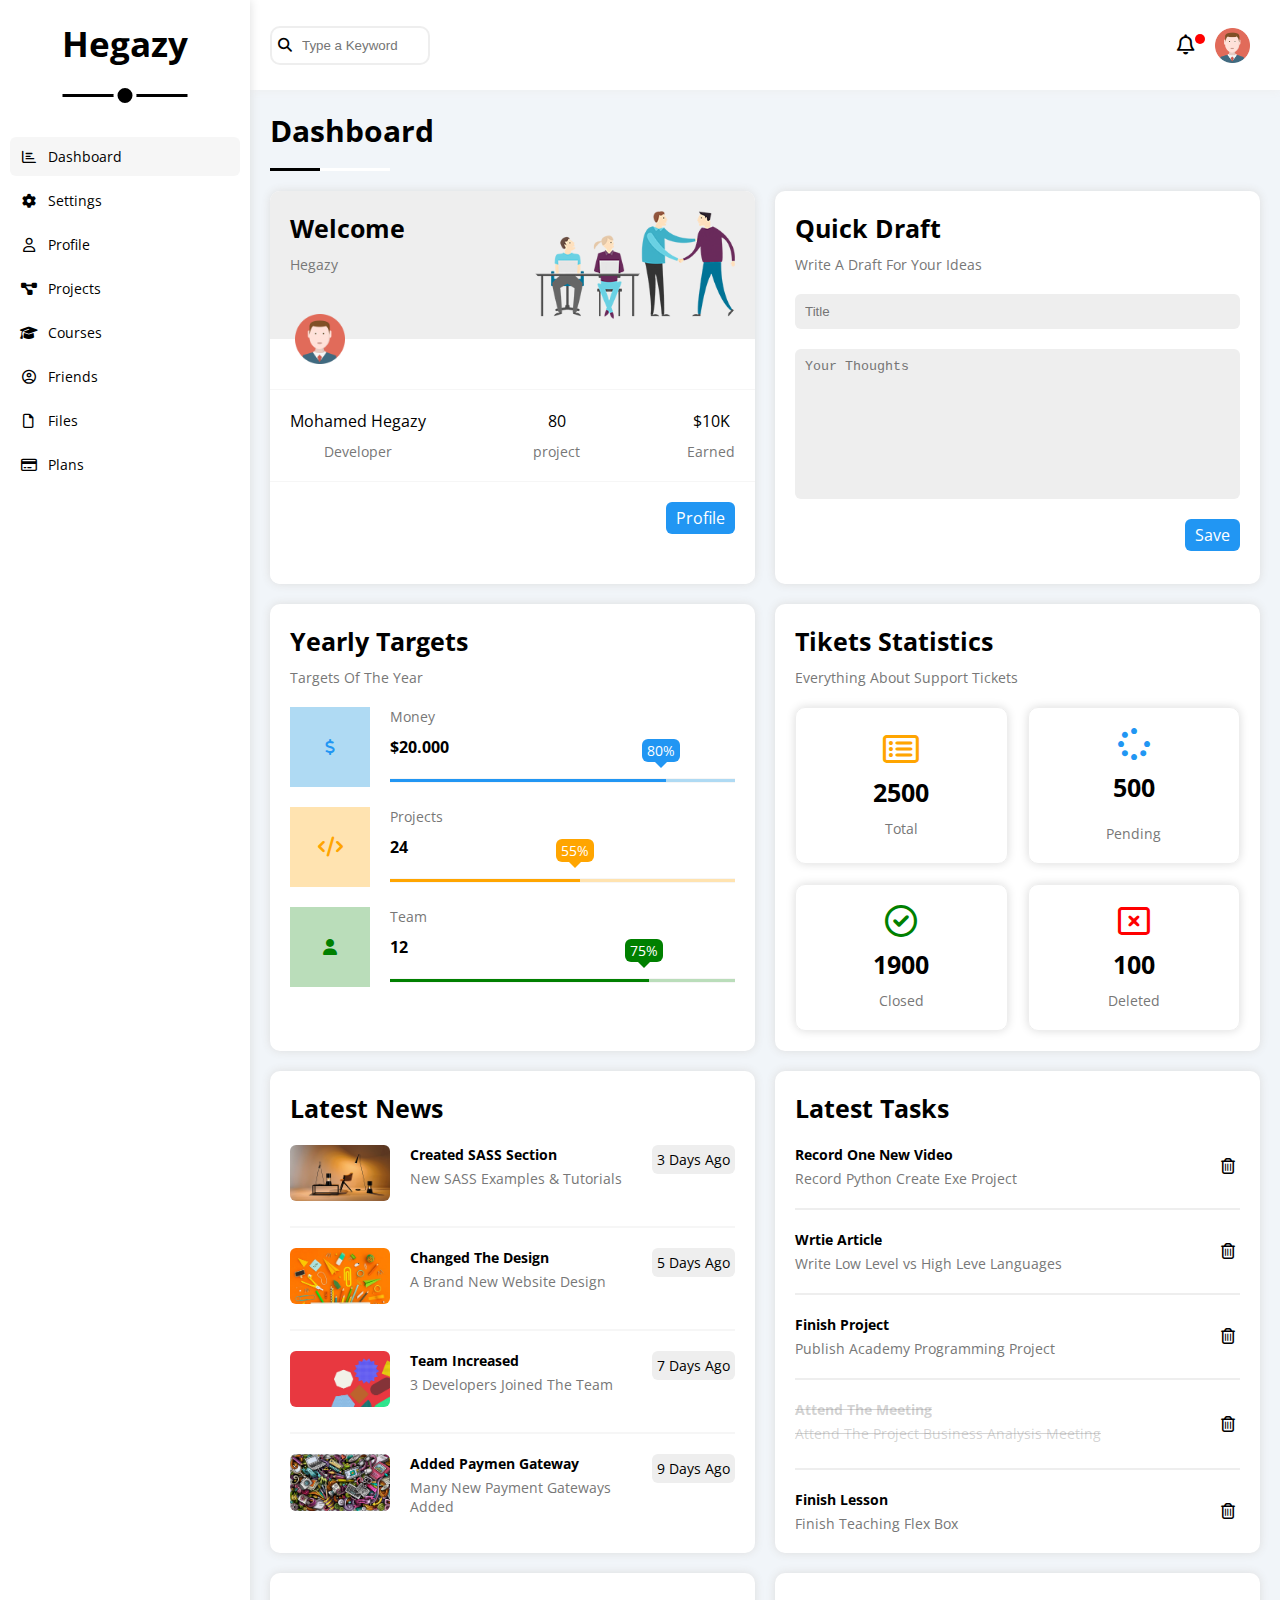
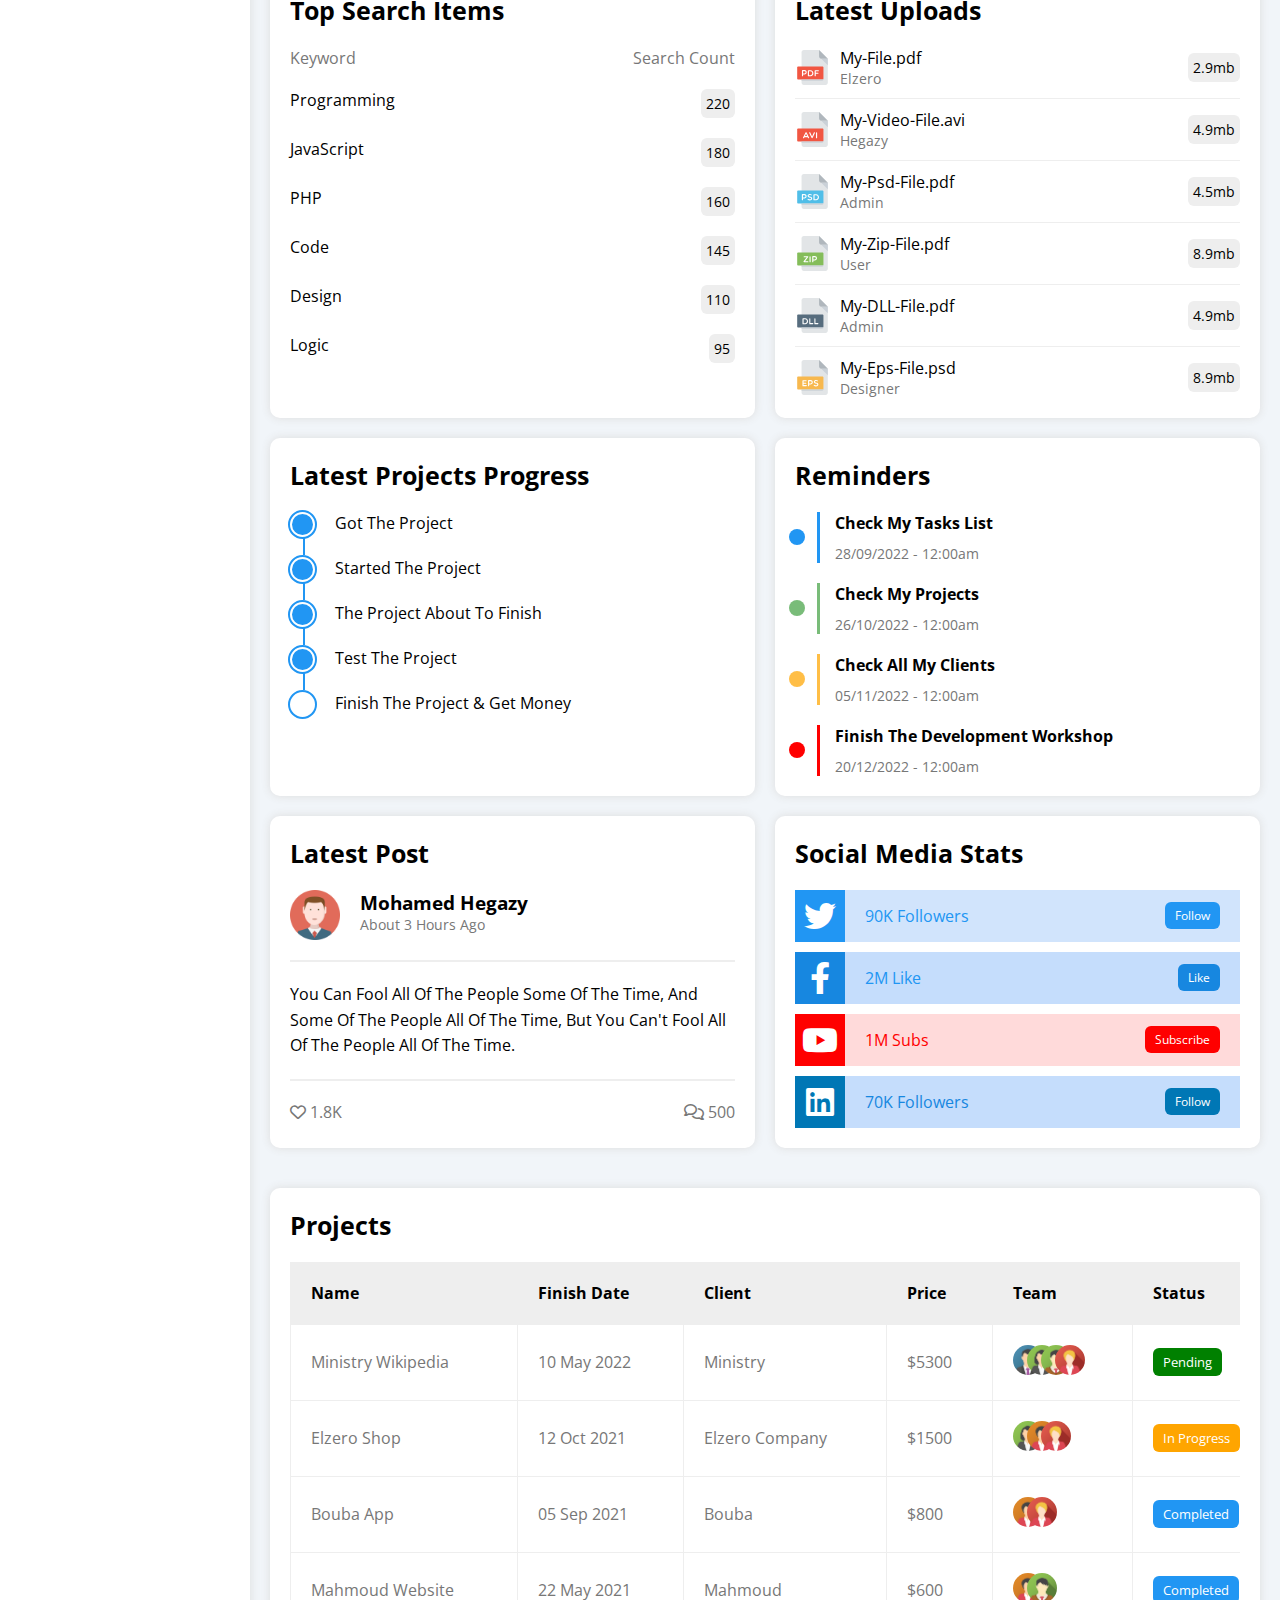
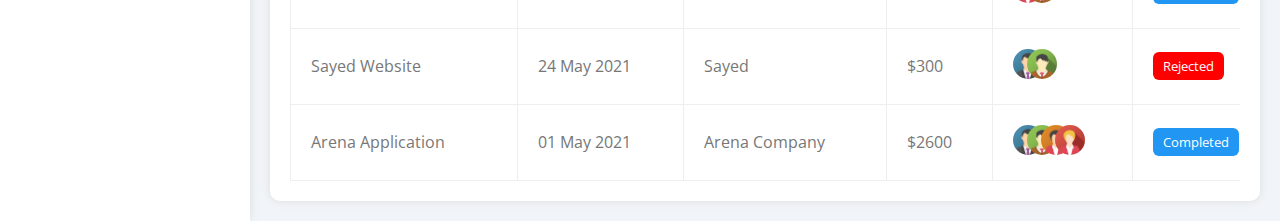
<file: index.html>
<!DOCTYPE html>
<html lang="en">
<head>
  <meta charset="UTF-8">
  <meta name="viewport" content="width=device-width, initial-scale=1.0">
  <link rel="stylesheet" href="css/all.min.css">
  <link rel="stylesheet" href="css/framework.css">
  <link rel="stylesheet" href="css/dash.css">
  <link rel="preconnect" href="https://fonts.googleapis.com" />
  <link rel="preconnect" href="https://fonts.gstatic.com" crossorigin />
  <link href="https://fonts.googleapis.com/css2?family=Open+Sans:wght@300;500&display=swap" rel="stylesheet" />
  <title>Dashboard</title>
</head>
<body>
  <div class="page d-flex">
    <div class="sidebar bg-white p-relative  ">
      <h3 class="p-relative pad-20 d-f-center">Hegazy</h3>
    <ul>
      <li>
        <a class="active pad-10 font-14 d-flex c-black rad-6  " href="index.html">
          <i class="fa-regular fa-chart-bar fa-fw"></i>
          <span>Dashboard</span>
        </a>
      </li>
      <li>
        <a class="pad-10 font-14  d-flex c-black rad-6  " href="settings.html">
          <i class="fa-solid fa-gear fa-fw"></i>
          <span>Settings</span>
        </a>
      </li>
      <li>
        <a class="pad-10 font-14  d-flex c-black rad-6  " href="profile.html">
          <i class="fa-regular fa-user fa-fw"></i>
          <span>Profile</span>
        </a>
      </li>
      <li>
        <a class="pad-10 font-14  d-flex c-black rad-6  " href="projects.html">
          <i class="fa-solid fa-diagram-project fa-fw"></i>
          <span>Projects</span>
        </a>
      </li>
      <li>
        <a class="pad-10 font-14  d-flex c-black rad-6  " href="courses.html">
          <i class="fa-solid fa-graduation-cap fa-fw"></i>
          <span>Courses</span>
        </a>
      </li>
      <li>
        <a class="pad-10 font-14  d-flex c-black rad-6  " href="friends.html">
          <i class="fa-regular fa-circle-user fa-fw"></i>
          <span>Friends</span>
        </a>
      </li>
      <li>
        <a class="pad-10 font-14  d-flex c-black rad-6  " href="files.html">
          <i class="fa-regular fa-file fa-fw"></i>
          <span>Files</span>
        </a>
      </li>
      <li>
        <a class="pad-10 font-14  d-flex c-black rad-6  " href="plans.html">
          <i class="fa-regular fa-credit-card fa-fw"></i>
          <span>Plans</span>
        </a>
      </li>
    </ul>
  </div>
  <div class="content flex-g over-f-h">
    <div class="header d-flex pad-20 bg-white p-relative">
      <div class="search p-relative">
        <input  type="search" placeholder="Type a Keyword">
      </div>
      <div class="bell d-flex pad-10 p-relative">
        <i class="fa-regular fa-bell"></i>
        <img src="imgs/avatar.png" alt="">
      </div>
    </div>
    <h1 class="section marg-20 p-relative ">Dashboard</h1>
    <div class="dash d-grid pad-20 marg-t20">
      <div class="welcome rad-10 over-f-h box-s bg-white">
        <div class="intro bg-ee p-relative pad-20 d-flex">
          <div>
            <h3 class="marg-b10">Welcome</h3>
            <p class="c-777 font-14">Hegazy</p>
          </div>
          <img src="imgs/welcome.png" alt="">
          <img src="imgs/avatar.png" alt="">
        </div>
        <div class="text">
          <div class="d-flex pad-20 marg-b20">
            <p>Mohamed Hegazy <span class="c-777 font-14 marg-t10">Developer</span></p>
            <p>80 <span class="c-777 font-14 marg-t10">project</span></p>
            <p> $10K <span class="c-777 font-14 marg-t10">Earned</span></p>
          </div>
          <a class="c-white rad-6 change-bg marg-r20 btn-shape" href="profile.html">Profile</a>
        </div>
      </div>
      <div class="draft bg-white pad-20 rad-10 box-s">
        <h3 class="marg-b10 font-25">Quick Draft</h3>
        <p class="c-777 font-14">Write A Draft For Your Ideas</p>
        <form class="d-flex" action="">
            <input class="bg-ee d-block rad-6 b-o-none w-100 pad-10 marg-t20" type="text" placeholder="Title">
            <textarea class="d-block bg-ee rad-6 b-o-none w-100 pad-10 marg-t20 marg-b20" placeholder="Your Thoughts"></textarea>
          </form>
          <a href="#" class="c-white change-bg rad-6 btn-shape ">Save</a>
        </div>
        <div class="target bg-white pad-20 rad-10 box-s">
          <h3 class="marg-b10 font-25">Yearly Targets</h3>
          <p class="c-777 font-14">Targets Of The Year</p>
          <div class="categories marg-t20">
            <div class="money d-flex">
              <div class="icon d-f-center pad-20 marg-r20">
                <i class="fa-solid fa-dollar-sign c-main"></i>
                </div>
                <div class="text flex-g">
                  <span class="d-block c-777 font-14">Money</span>
                  <span class="d-block font-bold marg-t10 ">$20.000</span>
                  <div class="percent marg-t20 w-100">
                    <span class="d-block h-100 p-relative" style="width: 80%;" data="80%"></span>
                  </div>
                </div>
            </div>
            <div class="proj d-flex marg-t20">
              <div class="icon d-f-center pad-20 marg-r20">
                <i class="fa-solid fa-code fa-lg c-orange"></i>
              </div>
              <div class="text flex-g">
                <span class="d-block c-777 font-14">Projects</span>
                <span class="d-block font-bold marg-t10">24</span>
                <div class="percent marg-t20 w-100">
                  <span class="d-block h-100 p-relative" style="width: 55%;" data="55%"></span>
                </div>
              </div>
            </div>
            <div class="user d-flex marg-t20">
              <div class="icon d-f-center pad-20 marg-r20 ">
                <i class="fa-solid fa-user c-green"></i>
              </div>
               <div class="text flex-g">
                <span class="d-block c-777 font-14">Team</span>
                <span class="d-block font-bold marg-t10">12</span>
                <div class="percent marg-t20 w-100">
                  <span class="d-block h-100 p-relative " style="width: 75%;" data="75%"></span>
                </div>
              </div>
            </div>
          </div>
        </div>
        <div class="stats bg-white pad-20 rad-10 box-s ">
          <h3 class="marg-b10 font-25">Tikets Statistics</h3>
          <p class="c-777 font-14 marg-b20">Everything About Support Tickets</p>
          <div class="state d-grid">
            <div class="one pad-20 d-f-center rad-10 box-s">
              <i class="fa-regular fa-rectangle-list fa-2x c-orange marg-b10  "></i>
              <span class="font-25 marg-b10 d-block font-bold">2500</span>
              <span class="c-777 font-14 d-block">Total</span>
            </div>
            <div class="two pad-20 d-f-center rad-10 box-s">
              <i class="fa-solid fa-spinner fa-2x c-main marg-b10 "></i>
              <span class="font-25 marg-b10 d-block font-bold">500</span>
              <span class="c-777 font-14 marg-t10">Pending</span>
            </div>
            <div class="three pad-20 d-f-center rad-10 box-s">
              <i class="fa-regular fa-circle-check fa-2x c-green marg-b10"></i>
              <span class=" font-25 marg-b10 d-block font-bold">1900</span>
              <span class="c-777 font-14 d-block">Closed</span>
            </div>
            <div class="four pad-20 d-f-center rad-10 box-s">
              <i class="fa-regular fa-rectangle-xmark fa-2x c-red marg-b10 "></i>
              <span class="font-25 marg-b10 d-block font-bold">100</span>
              <span class="c-777 font-14 d-block">Deleted</span>
            </div>
          </div>
        </div>
        <div class="news bg-white pad-20 rad-10 box-s">
          <h3 class="marg-b20 font-25">Latest News</h3>
          <div>
            <div class="new d-flex marg-b20 ">
              <div class="img">
                <img class="rad-6 marg-r20" src="imgs/news-01.png" alt="">
              </div>
              <div class="text marg-r5 flex-g">
                <h3 class="marg-b5 font-14">Created SASS Section</h3>
                <p class="c-777 font-14 marg-b10">New SASS Examples & Tutorials</p>
              </div>
              <div class="date">
                <span class="bg-ee w-fit font-14 d-block pad-5 rad-6">3 Days Ago</span>
              </div>
            </div>
            <div class="new d-flex marg-b20 ">
              <div class="img">
                <img class="rad-6 marg-r20" src="imgs/news-02.png" alt="">
              </div>
              <div class="text marg-r5 flex-g">
                <h3 class="marg-b5 font-14 ">Changed The Design</h3>
                <p class="c-777 font-14 marg-b10">A Brand New Website Design</p>
              </div>
              <div class="date">
                <span class="bg-ee w-fit font-14 d-block pad-5 rad-6">5 Days Ago</span>
              </div>
            </div>
            <div class="new d-flex marg-b20 ">
              <div class="img">
                <img class="rad-6 marg-r20" src="imgs/news-03.png" alt="">
              </div>
              <div class="text marg-r5 flex-g">
                <h3 class="marg-b5 font-14">Team Increased</h3>
                <p class="c-777 font-14 marg-b10">3 Developers Joined The Team</p>
              </div>
              <div class="date">
                <span class="bg-ee w-fit font-14 d-block pad-5 rad-6">7 Days Ago</span>
              </div>
            </div>
            <div class="new d-flex ">
              <div class="img">
                <img class="rad-6 marg-r20" src="imgs/news-04.png" alt="">
              </div>
              <div class="text marg-r5 flex-g ">
                <h3 class="marg-b5 font-14">Added Paymen Gateway</h3>
                <p class="c-777 font-14 marg-b10">Many New Payment Gateways Added</p>
              </div>
              <div class="date">
                <span class="bg-ee w-fit font-14 d-block pad-5 rad-6">9 Days Ago</span>
              </div>
            </div>
          </div>
        </div>
        <div class="tasks bg-white pad-20 rad-10 box-s">
          <h3 class="marg-b20 font-25">Latest Tasks</h3>
          <div class="d-flex marg-b20">
            <div class="text">
              <p class="font-bold marg-b5 font-14">Record One New Video</p>
              <p class="c-777 font-14">Record Python Create Exe Project</p>
            </div>
            <div class="icon d-f-center pad-5">
              <i class="fa-regular fa-trash-can delete"></i>
            </div>
          </div>
          <div class="d-flex marg-b20">
            <div class="text">
              <p class="font-bold marg-b5 font-14">Wrtie Article</p>
              <p class="c-777 font-14">Write Low Level vs High Leve Languages</p>
            </div>
            <div class="icon d-f-center pad-5">
              <i class="fa-regular fa-trash-can delete"></i>
            </div>
          </div>
          <div class="d-flex marg-b20">
            <div class="text">
              <p class="font-bold marg-b5 font-14">Finish Project</p>
              <p class="c-777 font-14">Publish Academy Programming Project</p>
            </div>
            <div class="icon d-f-center pad-5">
              <i class="fa-regular fa-trash-can delete"></i>
            </div>
          </div>
          <div class="d-flex marg-b20">
            <div class="text">
              <del class="d-block font-bold marg-b5 font-14 ">Attend The Meeting</del>
              <del class="d-block  marg-b5 font-14 ">Attend The Project Business Analysis Meeting</del>
            </div>
            <div class="icon d-f-center pad-5">
              <i class="fa-regular fa-trash-can delete "></i>
            </div>
          </div>
          <div class="d-flex ">
            <div class="text">
              <p class="font-bold marg-b5 font-14">Finish Lesson</p>
              <p class="c-777 font-14">Finish Teaching Flex Box</p>
            </div>
            <div class="icon d-f-center pad-5">
              <i class="fa-regular fa-trash-can delete"></i>
            </div>
          </div>
        </div>
        <div class="top-search bg-white pad-20 rad-10 box-s">
          <h3 class="marg-b20 font-25">Top Search Items</h3>
          <div class="keyword d-flex d-flex-sp-bet marg-b20">
            <p class="c-777">Keyword</p>
            <p class="c-777">Search Count</p>
          </div>
          <div class="keyword d-flex d-flex-sp-bet marg-b20">
            <p>Programming</p>
            <span class="bg-ee font-14 pad-5 rad-6">220</span>
          </div>
          <div class="keyword d-flex d-flex-sp-bet marg-b20">
            <p>JavaScript</p>
            <span class="bg-ee font-14 pad-5 rad-6">180</span>
          </div>
          <div class="keyword d-flex d-flex-sp-bet marg-b20">
            <p>PHP</p>
            <span class="bg-ee font-14 pad-5 rad-6">160</span>
          </div>
          <div class="keyword d-flex d-flex-sp-bet marg-b20">
            <p>Code</p>
            <span class="bg-ee font-14 pad-5 rad-6">145</span>
          </div>
          <div class="keyword d-flex d-flex-sp-bet marg-b20">
            <p>Design</p>
            <span class="bg-ee font-14 pad-5 rad-6">110</span>
          </div>
          <div class="keyword d-flex d-flex-sp-bet">
            <p>Logic</p>
            <span class="bg-ee font-14 pad-5 rad-6">95</span>
          </div>
        </div>
        <div class="uploads bg-white pad-20 rad-10 box-s">
          <h3 class="marg-b20 font-25">Latest Uploads</h3>
          <div class="upload d-flex d-flex-sp-bet">
            <img class="marg-r10" src="imgs/pdf.svg" alt="">
            <div class="text flex-g">
              <p >My-File.pdf</p>
              <p class="c-777 font-14">Elzero</p>
            </div>
            <div class="d-f-center">
              <span class="font-14 bg-ee d-block pad-5 rad-6 w-fit">2.9mb</span>
            </div>
          </div>
          <div class="upload d-flex d-flex-sp-bet marg-t10">
            <img class="marg-r10" src="imgs/avi.svg" alt="">
            <div class="text flex-g">
              <p>My-Video-File.avi</p>
              <p class="c-777 font-14">Hegazy</p>
            </div>
            <div class="d-f-center">
              <span class="bg-ee font-14 d-block pad-5 rad-6 w-fit">4.9mb</span>
            </div>
          </div>
          <div class="upload d-flex d-flex-sp-bet marg-t10">
            <img class="marg-r10" src="imgs/psd.svg" alt="">
            <div class="text flex-g">
              <p>My-Psd-File.pdf</p>
              <p class="c-777 font-14">Admin</p>
            </div>
            <div class="d-f-center">
              <span class="bg-ee font-14 d-block pad-5 rad-6 w-fit">4.5mb</span>
            </div>
          </div>
          <div class="upload d-flex d-flex-sp-bet marg-t10">
            <img class="marg-r10" src="imgs/zip.svg" alt="">
            <div class="text flex-g">
              <p>My-Zip-File.pdf</p>
              <p class="c-777 font-14">User</p>
            </div>
            <div class="d-f-center">
              <span class="bg-ee font-14 d-block pad-5 rad-6 w-fit">8.9mb</span>
            </div>
          </div>
          <div class="upload d-flex d-flex-sp-bet marg-t10">            
            <img class="marg-r10" src="imgs/dll.svg" alt="">
            <div class="text flex-g">
              <p>My-DLL-File.pdf</p>
              <p class="c-777 font-14">Admin</p>
            </div>
            <div class="d-f-center">
              <span class="bg-ee font-14 d-block pad-5 rad-6 w-fit">4.9mb</span>
            </div>
          </div>
          <div class="upload d-flex d-flex-sp-bet marg-t10">
            <img class="marg-r10" src="imgs/eps.svg" alt="">
            <div class="text flex-g">
              <p>My-Eps-File.psd</p>
              <p class="c-777 font-14">Designer</p>
            </div>
            <div class="d-f-center">
              <span class="bg-ee font-14 d-block pad-5 rad-6 w-fit">8.9mb</span>
            </div>
          </div>
        </div>
        <div class="latest-projects bg-white pad-20 rad-10 box-s">
          <h3 class="marg-b20 font-25">Latest Projects Progress</h3>
          <div class="one d-flex  marg-b20">
            <span class="d-block marg-r20 rad-50p bg-main p-relative"></span>
            <p>Got The Project</p>
          </div>
          <div class="one d-flex  marg-b20">
            <span class="d-block marg-r20 rad-50p bg-main p-relative"></span>
            <p>Started The Project</p>
          </div>
          <div class="one d-flex  marg-b20">
            <span class="d-block marg-r20 rad-50p bg-main p-relative"></span>
            <p>The Project About To Finish</p>
          </div>
          <div class="one d-flex  marg-b20">
            <span class="d-block marg-r20 rad-50p bg-main p-relative"></span>
            <p>Test The Project</p>
          </div>
          <div class="one d-flex  marg-b20">
            <span class="d-block marg-r20 rad-50p bg-white"></span>
            <p>Finish The Project & Get Money</p>
          </div>
        </div>
        <div class="reminders bg-white pad-20 rad-10 box-s">
          <h3 class="marg-b20 font-25">Reminders</h3>
          <div class="one marg-b20 p-relative">
            <p class="font-bold marg-b10">Check My Tasks List</p>
            <p class="font-14 c-777">28/09/2022 - 12:00am</p>
          </div>
          <div class="two marg-b20 p-relative">
            <p class="font-bold marg-b10">Check My Projects</p>
            <p class="font-14 c-777">26/10/2022 - 12:00am</p>
          </div>
          <div class="three marg-b20 p-relative"> 
            <p class="font-bold marg-b10">Check All My Clients</p>
            <p class="font-14 c-777">05/11/2022 - 12:00am</p>
          </div>
          <div class="four p-relative ">
            <p class="font-bold marg-b10">Finish The Development Workshop</p>
            <p class="font-14 c-777">20/12/2022 - 12:00am</p>
          </div>
        </div>
        <div class="post bg-white pad-20 rad-10 box-s">
          <h3 class="marg-b20 font-25">Latest Post</h3>
          <div class="id d-flex d-flex-sp-bet marg-b20">
            <img class="marg-r20" src="imgs/avatar.png" alt="">
            <div class="text flex-g">
              <h3>Mohamed Hegazy</h3>
              <p class="c-777 font-14">About 3 Hours Ago</p>
            </div>
          </div>
          <p class="marg-b20">You Can Fool All Of The People Some Of The Time, And Some Of The People All Of The Time, But You Can't Fool All Of The People All Of The Time.</p>
            <ul class="d-flex d-flex-sp-bet">
              <li class="c-777"><i class="fa-regular fa-heart"></i> 1.8K</li>
              <li class="c-777"><i class="fa-regular fa-comments"></i> 500</li>
            </ul>
        </div>
        <div class="social bg-white pad-20 rad-10 box-s">
          <h3 class="marg-b20 font-25">Social Media Stats</h3>
          <div class="twitter d-flex d-flex-sp-bet marg-b10 align-c">
            <i class="fa-brands fa-twitter fa-2x c-white marg-r20 h-100 d-f-center pad-10 p-relative"></i>
            <p class="flex-g c-main">90K Followers</p>
            <a class="btn c-white rad-6 font-12" href="#">Follow</a>
          </div>
          <div class="facebook d-flex d-flex-sp-bet marg-b10 align-c">
            <i class="fa-brands fa-facebook-f fa-2x c-white marg-r20 h-100 d-f-center pad-10 p-relative"></i>
            <p class="flex-g c-main">2M Like</p>
            <a class="btn c-white rad-6 font-12" href="#">Like</a>
          </div>
          <div class="youtube d-flex d-flex-sp-bet marg-b10 align-c">
            <i class="fa-brands fa-youtube fa-2x c-white marg-r20 h-100 d-f-center pad-10 p-relative"></i>
            <p class="flex-g c-red ">1M Subs</p>
            <a class="btn c-white rad-6 font-12" href="#">Subscribe</a>
          </div>
          <div class="linken d-flex d-flex-sp-bet align-c">
            <i class="fa-brands fa-linkedin fa-2x c-white marg-r20 h-100 d-f-center pad-10 p-relative"></i>
            <p class="flex-g c-alt-main">70K Followers</p>
            <a class="btn c-white rad-6 font-12" href="#">Follow</a>
          </div>
        </div>
      </div>
      <div class="projects-table bg-white marg-20 pad-20 rad-10 box-s">
        <h3 class="marg-b20 font-25">Projects</h3>
        <div class="table w-100">
          <table class="w-100">
            <thead>
              <tr>
                <td>Name</td>
                <td>Finish Date</td>
                <td>Client</td>
                <td>Price</td>
                <td>Team</td>
                <td>Status</td>
              </tr>
            </thead>
            <tbody>
              <tr>
                <td>Ministry Wikipedia</td>
                <td>10 May 2022</td>
                <td>Ministry</td>
                <td>$5300</td>
                <td>
                  <img src="imgs/team-01.png" alt="">
                  <img src="imgs/team-02.png" alt="">
                  <img src="imgs/team-03.png" alt="">
                  <img src="imgs/team-05.png" alt="">
                </td>
                <td><a class="btn rad-6 font-13 c-white bg-green" href="">Pending</a></td>
              </tr>
              <tr>
                <td>Elzero Shop</td>
                <td>12 Oct 2021</td>
                <td>Elzero Company</td>
                <td>$1500</td>
                <td>
                  <img src="imgs/team-02.png" alt="">
                  <img src="imgs/team-04.png" alt="">
                  <img src="imgs/team-05.png" alt="">
                </td>
                <td><a class="btn rad-6 font-13 c-white bg-orange " href="">In Progress</a></td>
              </tr>
              <tr>
                <td>Bouba App</td>
                <td>05 Sep 2021</td>
                <td>Bouba</td>
                <td>$800</td>
                <td>
                  <img src="imgs/team-04.png" alt="">
                  <img src="imgs/team-05.png" alt="">
                </td>
                <td><a class="btn rad-6 font-13 c-white bg-main" href="">Completed</a></td>
              </tr>
              <tr>
                <td>Mahmoud Website</td>
                <td>22 May 2021</td>
                <td>Mahmoud</td>
                <td>$600</td>
                <td>
                  <img src="imgs/team-04.png" alt="">
                  <img src="imgs/team-03.png" alt="">
                </td>
                <td><a class="btn rad-6 font-13 c-white bg-main " href="">Completed</a></td>
              </tr>
              <tr>
                <td>Sayed Website</td>
                <td>24 May 2021</td>
                <td>Sayed</td>
                <td>$300</td>
                <td>
                  <img src="imgs/team-01.png" alt="">
                  <img src="imgs/team-03.png" alt="">
                </td>
                <td><a class="btn rad-6 font-13 c-white bg-red" href="">Rejected</a></td>
              </tr>
              <tr>
                <td>Arena Application</td>
                <td>01 May 2021</td>
                <td>Arena Company</td>
                <td>$2600</td>
                <td>
                  <img src="imgs/team-01.png" alt="">
                  <img src="imgs/team-03.png" alt="">
                  <img src="imgs/team-04.png" alt="">
                  <img src="imgs/team-05.png" alt="">
                </td>
                <td><a class="btn rad-6 font-13 c-white bg-main" href="">Completed</a></td>
              </tr>
            </tbody>
          </table>
        </div>
      </div>
    </div>
  </div>
</body>
</html>
</file>
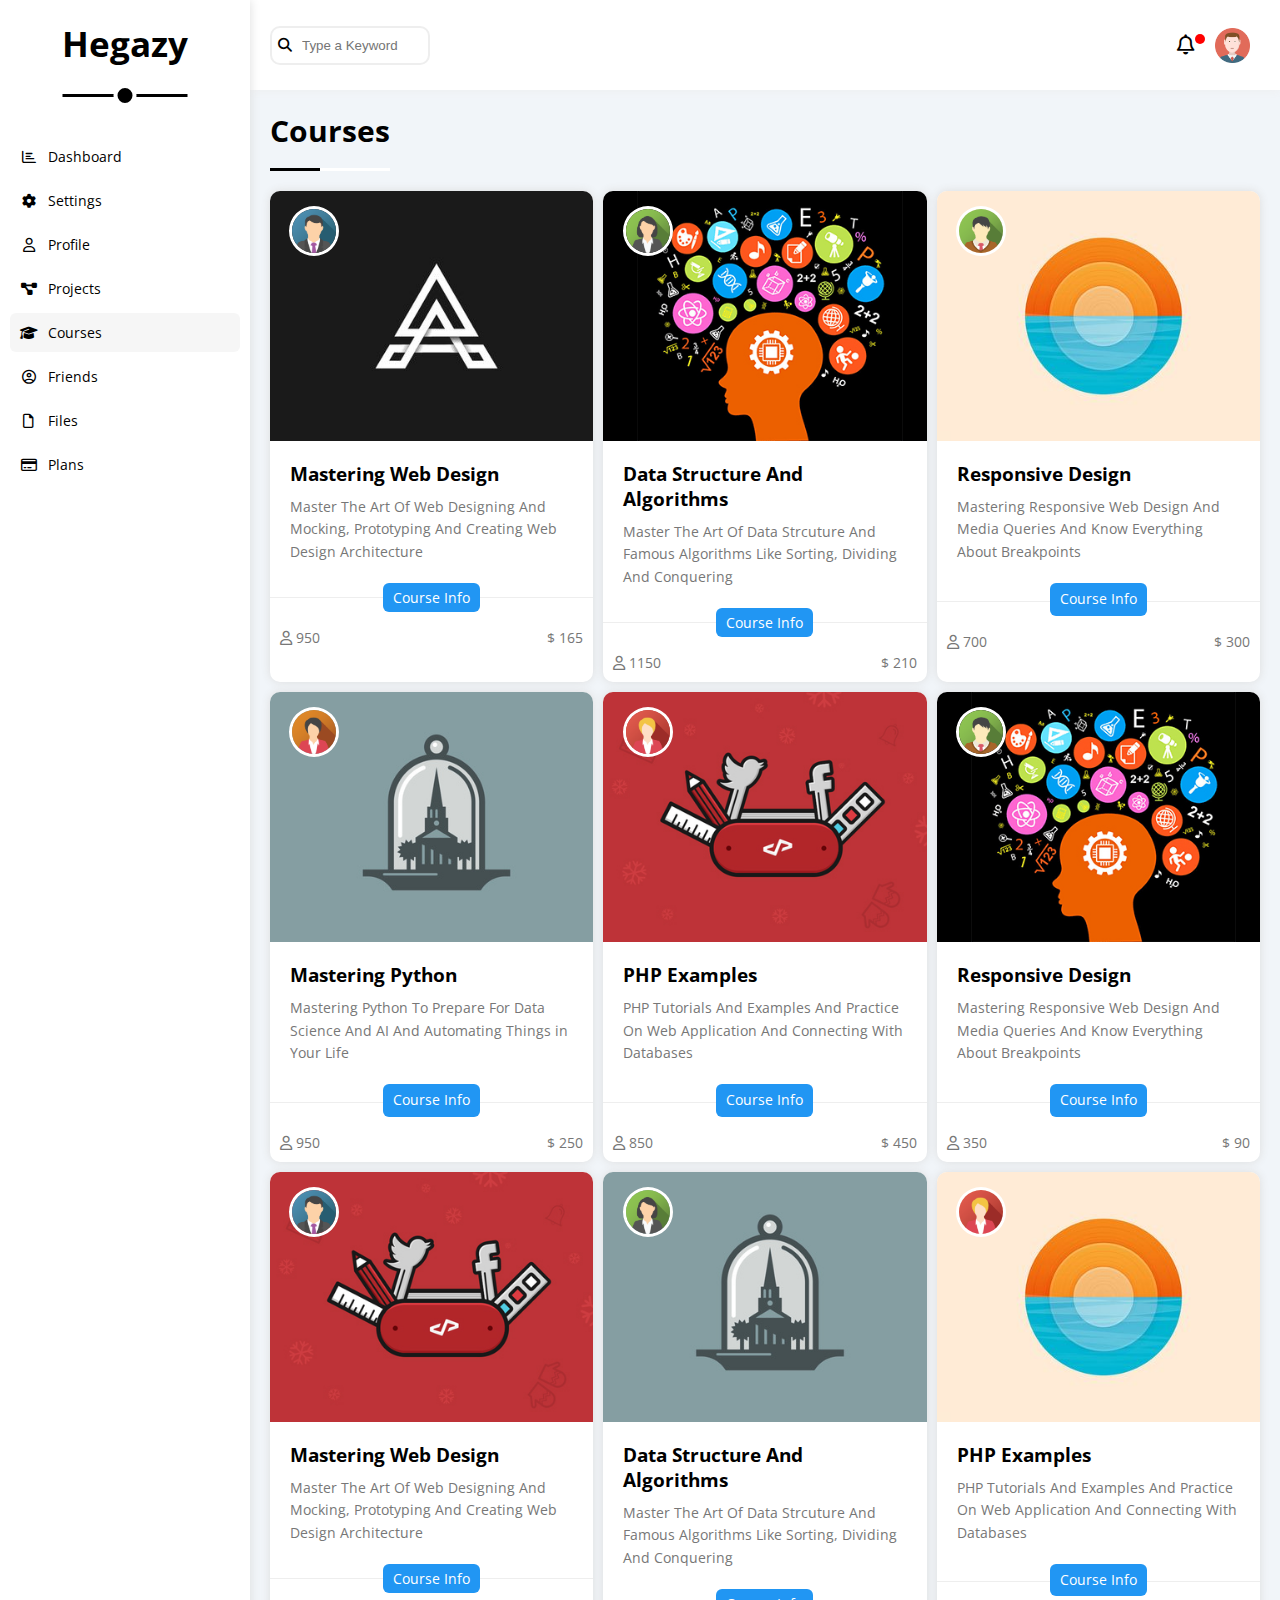
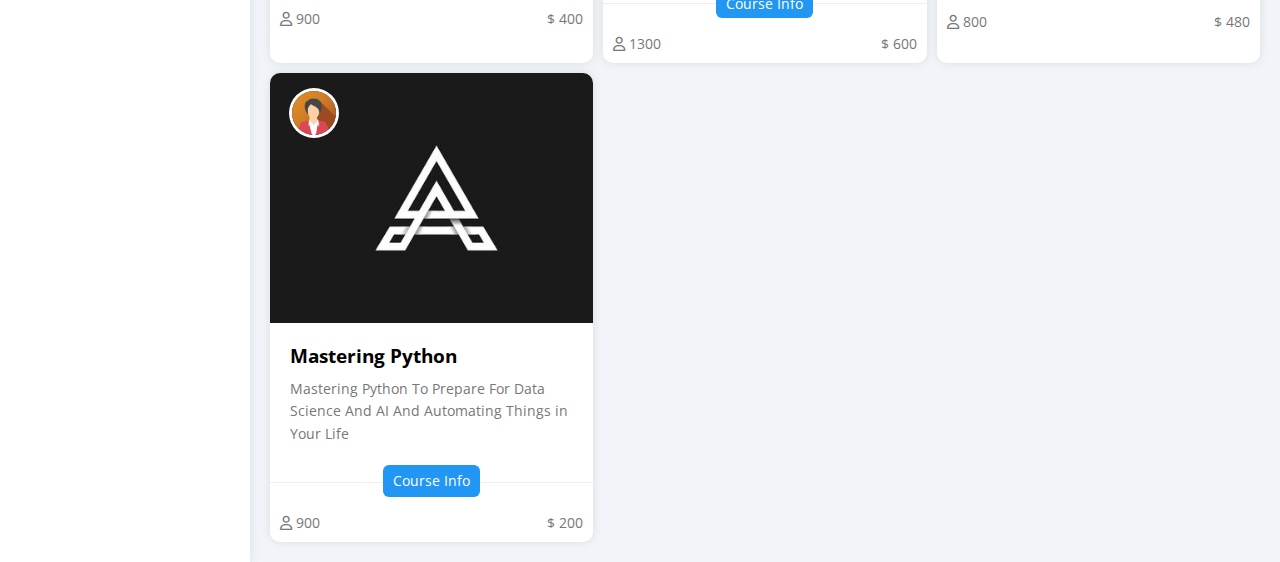
<file: courses.html>
<!DOCTYPE html>
<html lang="en">
  <head>
  <meta charset="UTF-8">
  <meta name="viewport" content="width=device-width, initial-scale=1.0">
  <link rel="stylesheet" href="css/all.min.css">
  <link rel="stylesheet" href="css/framework.css">
  <link rel="stylesheet" href="css/dash.css">
  <link rel="preconnect" href="https://fonts.googleapis.com" />
  <link rel="preconnect" href="https://fonts.gstatic.com" crossorigin />
  <link href="https://fonts.googleapis.com/css2?family=Open+Sans:wght@300;500&display=swap" rel="stylesheet" />
  <title>Courses</title>
  </head>
  <body>
    <div class="page d-flex">
      <div class="sidebar bg-white p-relative  ">
        <h3 class="p-relative pad-20 d-f-center">Hegazy</h3>
      <ul>
        <li>
          <a class="pad-10 font-14  d-flex c-black rad-6  " href="index.html">
            <i class="fa-regular fa-chart-bar fa-fw"></i>
            <span>Dashboard</span>
          </a>
        </li>
        <li>
          <a class="pad-10 font-14 d-flex c-black rad-6  " href="settings.html">
            <i class="fa-solid fa-gear fa-fw"></i>
            <span>Settings</span>
          </a>
        </li>
        <li>
          <a class=" pad-10 font-14  d-flex c-black rad-6  " href="profile.html">
            <i class="fa-regular fa-user fa-fw"></i>
            <span>Profile</span>
          </a>
        </li>
        <li>
          <a class="pad-10 font-14  d-flex c-black rad-6  " href="projects.html">
            <i class="fa-solid fa-diagram-project fa-fw"></i>
            <span>Projects</span>
          </a>
        </li>
        <li>
          <a class="active pad-10 font-14  d-flex c-black rad-6  " href="courses.html">
            <i class="fa-solid fa-graduation-cap fa-fw"></i>
            <span>Courses</span>
          </a>
        </li>
        <li>
          <a class="pad-10 font-14  d-flex c-black rad-6  " href="friends.html">
            <i class="fa-regular fa-circle-user fa-fw"></i>
            <span>Friends</span>
          </a>
        </li>
        <li>
          <a class="pad-10 font-14  d-flex c-black rad-6  " href="files.html">
            <i class="fa-regular fa-file fa-fw"></i>
            <span>Files</span>
          </a>
        </li>
        <li>
          <a class="pad-10 font-14  d-flex c-black rad-6  " href="plans.html">
            <i class="fa-regular fa-credit-card fa-fw"></i>
            <span>Plans</span>
          </a>
        </li>
      </ul>
    </div>
    <div class="content flex-g over-f-h">
      <div class="header d-flex pad-20 bg-white p-relative">
        <div class="search p-relative">
          <input  type="search" placeholder="Type a Keyword">
        </div>
        <div class="bell d-flex pad-10 p-relative">
          <i class="fa-regular fa-bell"></i>
          <img src="imgs/avatar.png" alt="">
        </div>
      </div>
      <h1 class="section marg-20 p-relative ">Courses</h1>
      <div class="courses d-grid pad-20 marg-t20">
        <div class="course bg-white over-f-h rad-10 box-s">
          <div class="cover p-relative">
            <img src="imgs/team-01.png" alt="">
          </div>
          <div class="data pad-20 border-b">
            <h3 class="font-16 marg-b10">Mastering Web Design</h3>
            <p class="c-777 font-14 lin">
              Master The Art Of Web Designing And Mocking, Prototyping And Creating Web Design Architecture
            </p>
            <span class="btn-shape font-14 c-white rad-6">Course Info</span>
          </div>
          <div class="count d-flex d-flex-sp-bet pad-10 marg-t20">
            <div class="ppl c-777 font-14">
              <i class="fa-regular fa-user"></i>
              950
            </div>
            <span class="c-777 font-14">$ 165</span>
          </div>
        </div>
        <div class="course bg-white over-f-h rad-10 box-s">
          <div class="cover p-relative">
            <img src="imgs/team-02.png" alt="">
          </div>
          <div class="data pad-20 border-b">
            <h3 class="font-16 marg-b10">Data Structure And Algorithms</h3>
            <p class="c-777 font-14 lin">
              Master The Art Of Data Strcuture And Famous Algorithms Like Sorting, Dividing And Conquering            </p>
            <span class="btn-shape font-14 c-white rad-6">Course Info</span>
          </div>
          <div class="count d-flex d-flex-sp-bet pad-10 marg-t20">
            <div class="ppl c-777 font-14">
              <i class="fa-regular fa-user"></i>
              1150
            </div>
            <span class="c-777 font-14">$ 210</span>
          </div>
        </div>
        <div class="course bg-white over-f-h rad-10 box-s">
          <div class="cover p-relative">
            <img src="imgs/team-03.png" alt="">
          </div>
          <div class="data pad-20 border-b">
            <h3 class="font-16 marg-b10">Responsive Design</h3>
            <p class="c-777 font-14 lin">
              Mastering Responsive Web Design And Media Queries And Know Everything About Breakpoints            <span class="btn-shape font-14 c-white rad-6">Course Info</span>
          </div>
          <div class="count d-flex d-flex-sp-bet pad-10 marg-t20">
            <div class="ppl c-777 font-14">
              <i class="fa-regular fa-user"></i>
              700
            </div>
            <span class="c-777 font-14">$ 300</span>
          </div>
        </div>
        <div class="course bg-white over-f-h rad-10 box-s">
          <div class="cover p-relative">
            <img src="imgs/team-04.png" alt="">
          </div>
          <div class="data pad-20 border-b">
            <h3 class="font-16 marg-b10">Mastering Python</h3>
            <p class="c-777 font-14 lin">
              Mastering Python To Prepare For Data Science And AI And Automating Things in Your Life            <span class="btn-shape font-14 c-white rad-6">Course Info</span>
          </div>
          <div class="count d-flex d-flex-sp-bet pad-10 marg-t20">
            <div class="ppl c-777 font-14">
              <i class="fa-regular fa-user"></i>
              950
            </div>
            <span class="c-777 font-14">$ 250</span>
          </div>
        </div>
        <div class="course bg-white over-f-h rad-10 box-s">
          <div class="cover p-relative">
            <img src="imgs/team-05.png" alt="">
          </div>
          <div class="data pad-20 border-b">
            <h3 class="font-16 marg-b10">PHP Examples</h3>
            <p class="c-777 font-14 lin">
              PHP Tutorials And Examples And Practice On Web Application And Connecting With Databases            <span class="btn-shape font-14 c-white rad-6">Course Info</span>
          </div>
          <div class="count d-flex d-flex-sp-bet pad-10 marg-t20">
            <div class="ppl c-777 font-14">
              <i class="fa-regular fa-user"></i>
              850
            </div>
            <span class="c-777 font-14">$ 450</span>
          </div>
        </div>
        <div class="course bg-white over-f-h rad-10 box-s">
          <div class="cover p-relative">
            <img src="imgs/team-03.png" alt="">
          </div>
          <div class="data pad-20 border-b">
            <h3 class="font-16 marg-b10">Responsive Design</h3>
            <p class="c-777 font-14 lin">
              Mastering Responsive Web Design And Media Queries And Know Everything About Breakpoints            <span class="btn-shape font-14 c-white rad-6">Course Info</span>
          </div>
          <div class="count d-flex d-flex-sp-bet pad-10 marg-t20">
            <div class="ppl c-777 font-14">
              <i class="fa-regular fa-user"></i>
              350
            </div>
            <span class="c-777 font-14">$ 90</span>
          </div>
        </div>
        <div class="course bg-white over-f-h rad-10 box-s">
          <div class="cover p-relative">
            <img src="imgs/team-01.png" alt="">
          </div>
          <div class="data pad-20 border-b">
            <h3 class="font-16 marg-b10">Mastering Web Design</h3>
            <p class="c-777 font-14 lin">
              Master The Art Of Web Designing And Mocking, Prototyping And Creating Web Design Architecture
            </p>
            <span class="btn-shape font-14 c-white rad-6">Course Info</span>
          </div>
          <div class="count d-flex d-flex-sp-bet pad-10 marg-t20">
            <div class="ppl c-777 font-14">
              <i class="fa-regular fa-user"></i>
              900
            </div>
            <span class="c-777 font-14">$ 400</span>
          </div>
        </div>
        <div class="course bg-white over-f-h rad-10 box-s">
          <div class="cover p-relative">
            <img src="imgs/team-02.png" alt="">
          </div>
          <div class="data pad-20 border-b">
            <h3 class="font-16 marg-b10">Data Structure And Algorithms</h3>
            <p class="c-777 font-14 lin">
              Master The Art Of Data Strcuture And Famous Algorithms Like Sorting, Dividing And Conquering            </p>
            <span class="btn-shape font-14 c-white rad-6">Course Info</span>
          </div>
          <div class="count d-flex d-flex-sp-bet pad-10 marg-t20">
            <div class="ppl c-777 font-14">
              <i class="fa-regular fa-user"></i>
              1300
            </div>
            <span class="c-777 font-14">$ 600</span>
          </div>
        </div>
        <div class="course bg-white over-f-h rad-10 box-s">
          <div class="cover p-relative">
            <img src="imgs/team-05.png" alt="">
          </div>
          <div class="data pad-20 border-b">
            <h3 class="font-16 marg-b10">PHP Examples</h3>
            <p class="c-777 font-14 lin">
              PHP Tutorials And Examples And Practice On Web Application And Connecting With Databases            <span class="btn-shape font-14 c-white rad-6">Course Info</span>
          </div>
          <div class="count d-flex d-flex-sp-bet pad-10 marg-t20">
            <div class="ppl c-777 font-14">
              <i class="fa-regular fa-user"></i>
              800
            </div>
            <span class="c-777 font-14">$ 480</span>
          </div>
        </div>
        <div class="course bg-white over-f-h rad-10 box-s">
          <div class="cover p-relative">
            <img src="imgs/team-04.png" alt="">
          </div>
          <div class="data pad-20 border-b">
            <h3 class="font-16 marg-b10">Mastering Python</h3>
            <p class="c-777 font-14 lin">
              Mastering Python To Prepare For Data Science And AI And Automating Things in Your Life            <span class="btn-shape font-14 c-white rad-6">Course Info</span>
          </div>
          <div class="count d-flex d-flex-sp-bet pad-10 marg-t20">
            <div class="ppl c-777 font-14">
              <i class="fa-regular fa-user"></i>
              900
            </div>
            <span class="c-777 font-14">$ 200</span>
          </div>
        </div>
      </div>
    </div>
  </body>
</html>
</file>
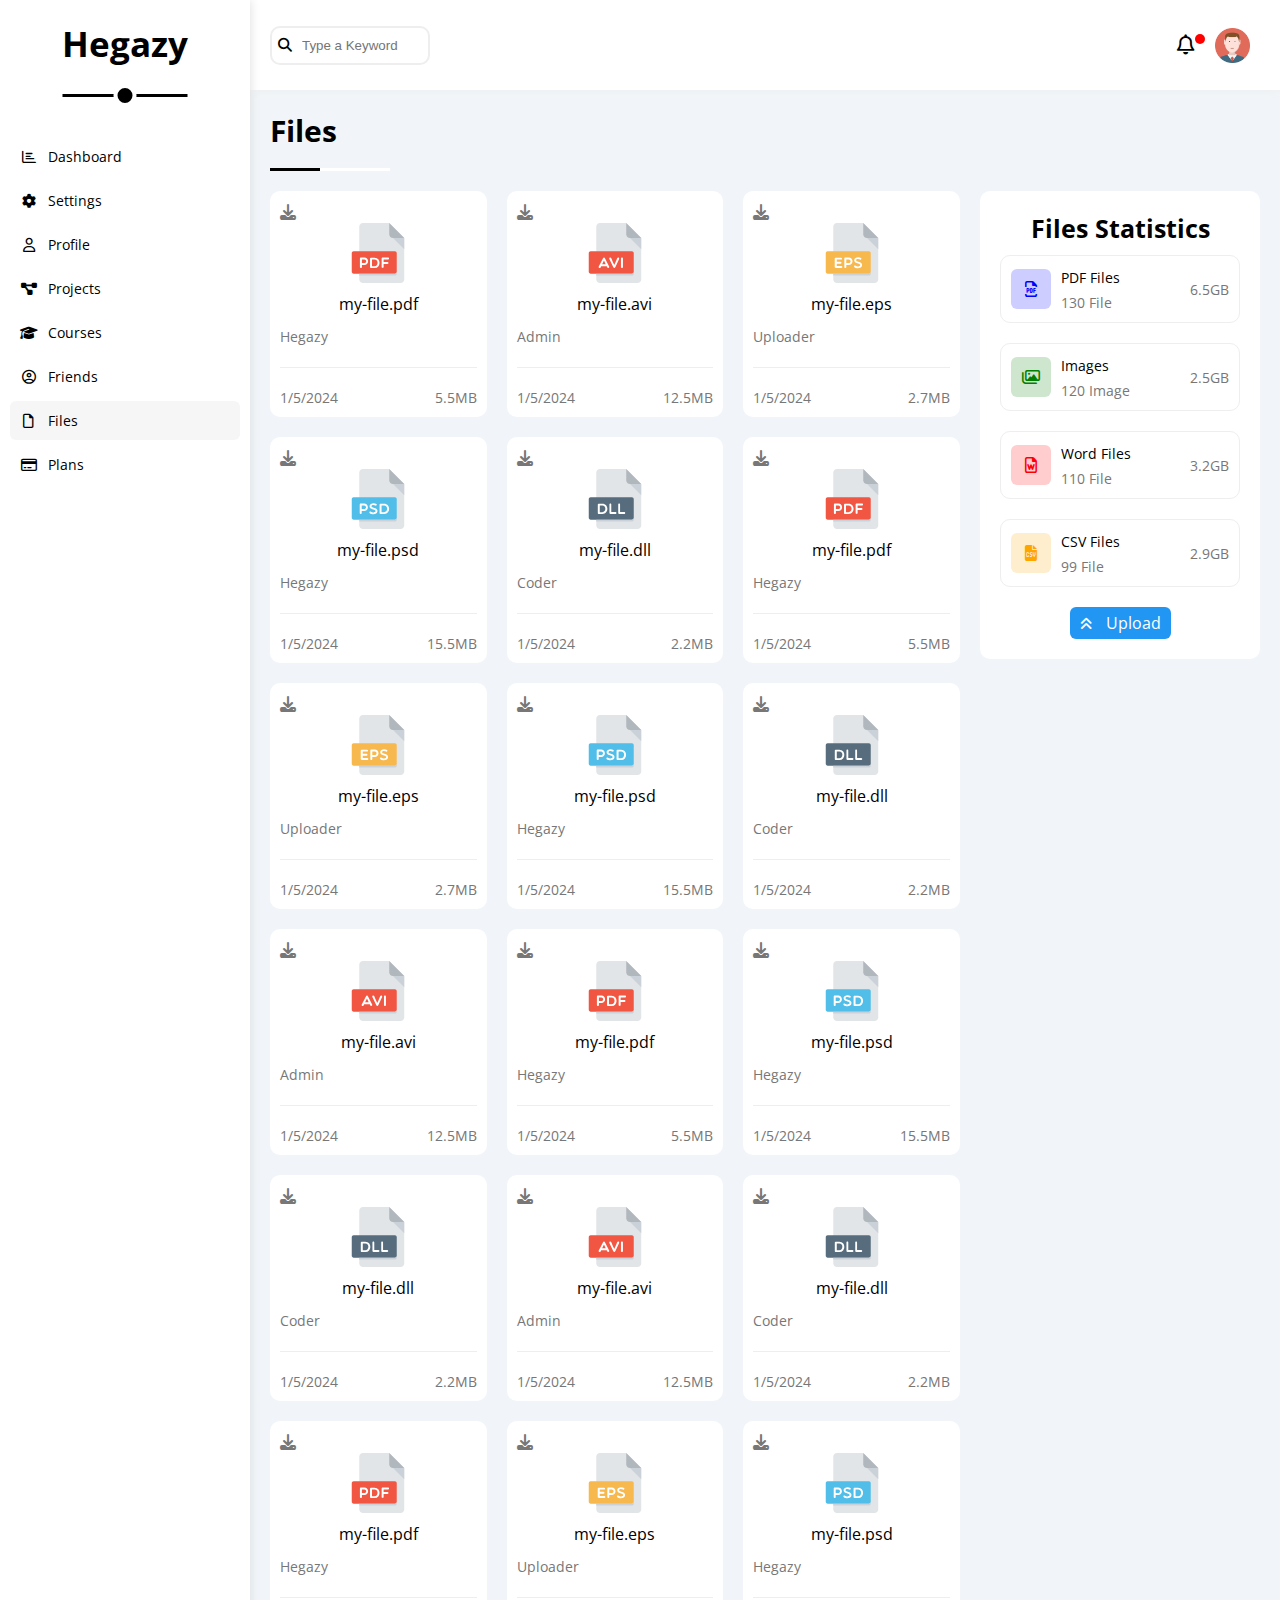
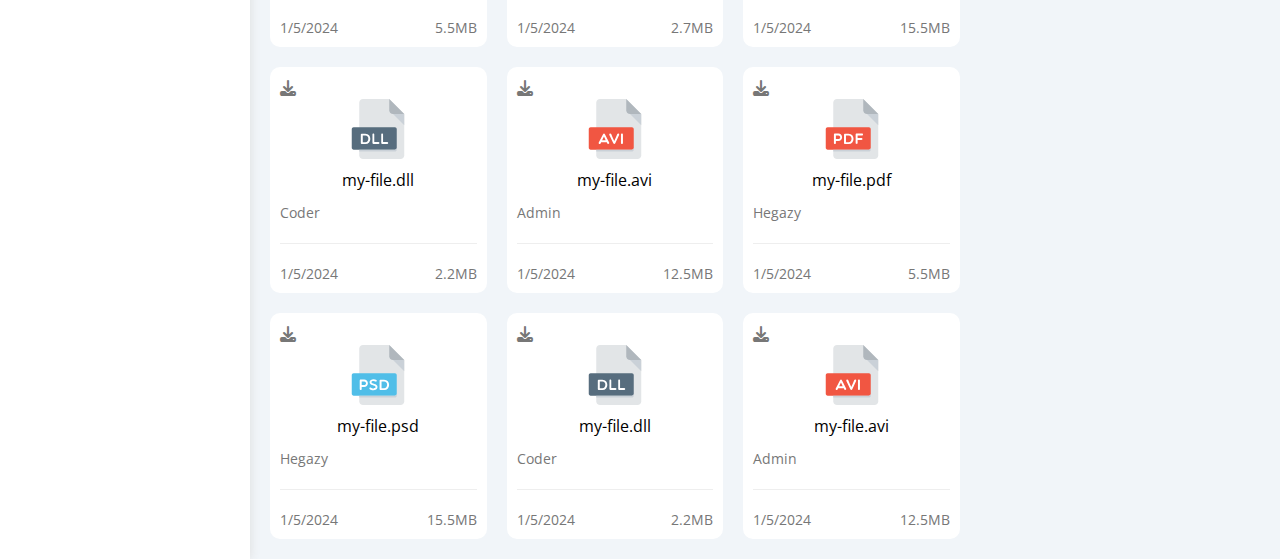
<file: files.html>
<!DOCTYPE html>
<html lang="en">
  <head>
  <meta charset="UTF-8">
  <meta name="viewport" content="width=device-width, initial-scale=1.0">
  <link rel="stylesheet" href="css/all.min.css">
  <link rel="stylesheet" href="css/framework.css">
  <link rel="stylesheet" href="css/dash.css">
  <link rel="preconnect" href="https://fonts.googleapis.com" />
  <link rel="preconnect" href="https://fonts.gstatic.com" crossorigin />
  <link href="https://fonts.googleapis.com/css2?family=Open+Sans:wght@300;500&display=swap" rel="stylesheet" />
  <title>Files</title>
  </head>
  <body>
    <div class="page d-flex">
      <div class="sidebar bg-white p-relative  ">
        <h3 class="p-relative pad-20 d-f-center">Hegazy</h3>
      <ul>
        <li>
          <a class="pad-10 font-14  d-flex c-black rad-6  " href="index.html">
            <i class="fa-regular fa-chart-bar fa-fw"></i>
            <span>Dashboard</span>
          </a>
        </li>
        <li>
          <a class="pad-10 font-14 d-flex c-black rad-6  " href="settings.html">
            <i class="fa-solid fa-gear fa-fw"></i>
            <span>Settings</span>
          </a>
        </li>
        <li>
          <a class=" pad-10 font-14  d-flex c-black rad-6  " href="profile.html">
            <i class="fa-regular fa-user fa-fw"></i>
            <span>Profile</span>
          </a>
        </li>
        <li>
          <a class="pad-10 font-14  d-flex c-black rad-6  " href="projects.html">
            <i class="fa-solid fa-diagram-project fa-fw"></i>
            <span>Projects</span>
          </a>
        </li>
        <li>
          <a class="pad-10 font-14  d-flex c-black rad-6  " href="courses.html">
            <i class="fa-solid fa-graduation-cap fa-fw"></i>
            <span>Courses</span>
          </a>
        </li>
        <li>
          <a class="pad-10 font-14  d-flex c-black rad-6  " href="friends.html">
            <i class="fa-regular fa-circle-user fa-fw"></i>
            <span>Friends</span>
          </a>
        </li>
        <li>
          <a class="active pad-10 font-14  d-flex c-black rad-6  " href="files.html">
            <i class="fa-regular fa-file fa-fw"></i>
            <span>Files</span>
          </a>
        </li>
        <li>
          <a class="pad-10 font-14  d-flex c-black rad-6  " href="plans.html">
            <i class="fa-regular fa-credit-card fa-fw"></i>
            <span>Plans</span>
          </a>
        </li>
      </ul>
    </div>
    <div class="content flex-g over-f-h">
      <div class="header d-flex pad-20 bg-white p-relative">
        <div class="search p-relative">
          <input  type="search" placeholder="Type a Keyword">
        </div>
        <div class="bell d-flex pad-10 p-relative">
          <i class="fa-regular fa-bell"></i>
          <img src="imgs/avatar.png" alt="">
        </div>
      </div>
      <h1 class="section marg-20 p-relative ">Files</h1>
      <div class="files d-flex pad-20 gap-20">
        <div class="file flex-g d-grid">
          <div class="pdf bg-white pad-10 rad-10">
            <i class="fa-solid fa-download c-777"></i>
            <img src="imgs/pdf.svg" alt="">
            <p class="txt-c marg-t10 marg-b10">my-file.pdf</p>
            <span class="c-777 font-14">Hegazy</span>
            <div class="date d-flex d-flex-sp-bet marg-t20 pad-t20">
              <span class="c-777 font-14">1/5/2024</span>
              <span class="c-777 font-14">5.5MB</span>
            </div>
          </div>
          <div class="avi bg-white pad-10 rad-10">
            <i class="fa-solid fa-download c-777"></i>
            <img src="imgs/avi.svg" alt="">
            <p class="txt-c marg-t10 marg-b10">my-file.avi</p>
            <span class="c-777 font-14">Admin</span>
            <div class="date d-flex d-flex-sp-bet marg-t20 pad-t20">
              <span class="c-777 font-14">1/5/2024</span>
              <span class="c-777 font-14">12.5MB</span>
            </div>
          </div>
          <div class="eps bg-white pad-10 rad-10">
            <i class="fa-solid fa-download c-777"></i>
            <img src="imgs/eps.svg" alt="">
            <p class="txt-c marg-t10 marg-b10">my-file.eps</p>
            <span class="c-777 font-14">Uploader</span>
            <div class="date d-flex d-flex-sp-bet marg-t20 pad-t20">
              <span class="c-777 font-14">1/5/2024</span>
              <span class="c-777 font-14">2.7MB</span>
            </div>
          </div>
          <div class="psd bg-white pad-10 rad-10">
            <i class="fa-solid fa-download c-777"></i>
            <img src="imgs/psd.svg" alt="">
            <p class="txt-c marg-t10 marg-b10">my-file.psd</p>
            <span class="c-777 font-14">Hegazy</span>
            <div class="date d-flex d-flex-sp-bet marg-t20 pad-t20">
              <span class="c-777 font-14">1/5/2024</span>
              <span class="c-777 font-14">15.5MB</span>
            </div>
          </div>
          <div class="dll bg-white pad-10 rad-10">
            <i class="fa-solid fa-download c-777"></i>
            <img src="imgs/dll.svg" alt="">
            <p class="txt-c marg-t10 marg-b10">my-file.dll</p>
            <span class="c-777 font-14">Coder</span>
            <div class="date d-flex d-flex-sp-bet marg-t20 pad-t20">
              <span class="c-777 font-14">1/5/2024</span>
              <span class="c-777 font-14">2.2MB</span>
            </div>
          </div>
          <div class="pdf bg-white pad-10 rad-10">
            <i class="fa-solid fa-download c-777"></i>
            <img src="imgs/pdf.svg" alt="">
            <p class="txt-c marg-t10 marg-b10">my-file.pdf</p>
            <span class="c-777 font-14">Hegazy</span>
            <div class="date d-flex d-flex-sp-bet marg-t20 pad-t20">
              <span class="c-777 font-14">1/5/2024</span>
              <span class="c-777 font-14">5.5MB</span>
            </div>
          </div>
          <div class="eps bg-white pad-10 rad-10">
            <i class="fa-solid fa-download c-777"></i>
            <img src="imgs/eps.svg" alt="">
            <p class="txt-c marg-t10 marg-b10">my-file.eps</p>
            <span class="c-777 font-14">Uploader</span>
            <div class="date d-flex d-flex-sp-bet marg-t20 pad-t20">
              <span class="c-777 font-14">1/5/2024</span>
              <span class="c-777 font-14">2.7MB</span>
            </div>
          </div>
          <div class="psd bg-white pad-10 rad-10">
            <i class="fa-solid fa-download c-777"></i>
            <img src="imgs/psd.svg" alt="">
            <p class="txt-c marg-t10 marg-b10">my-file.psd</p>
            <span class="c-777 font-14">Hegazy</span>
            <div class="date d-flex d-flex-sp-bet marg-t20 pad-t20">
              <span class="c-777 font-14">1/5/2024</span>
              <span class="c-777 font-14">15.5MB</span>
            </div>
          </div>
          <div class="dll bg-white pad-10 rad-10">
            <i class="fa-solid fa-download c-777"></i>
            <img src="imgs/dll.svg" alt="">
            <p class="txt-c marg-t10 marg-b10">my-file.dll</p>
            <span class="c-777 font-14">Coder</span>
            <div class="date d-flex d-flex-sp-bet marg-t20 pad-t20">
              <span class="c-777 font-14">1/5/2024</span>
              <span class="c-777 font-14">2.2MB</span>
            </div>
          </div>
          <div class="avi bg-white pad-10 rad-10">
            <i class="fa-solid fa-download c-777"></i>
            <img src="imgs/avi.svg" alt="">
            <p class="txt-c marg-t10 marg-b10">my-file.avi</p>
            <span class="c-777 font-14">Admin</span>
            <div class="date d-flex d-flex-sp-bet marg-t20 pad-t20">
              <span class="c-777 font-14">1/5/2024</span>
              <span class="c-777 font-14">12.5MB</span>
            </div>
          </div>
          <div class="pdf bg-white pad-10 rad-10">
            <i class="fa-solid fa-download c-777"></i>
            <img src="imgs/pdf.svg" alt="">
            <p class="txt-c marg-t10 marg-b10">my-file.pdf</p>
            <span class="c-777 font-14">Hegazy</span>
            <div class="date d-flex d-flex-sp-bet marg-t20 pad-t20">
              <span class="c-777 font-14">1/5/2024</span>
              <span class="c-777 font-14">5.5MB</span>
            </div>
          </div>
          <div class="psd bg-white pad-10 rad-10">
            <i class="fa-solid fa-download c-777"></i>
            <img src="imgs/psd.svg" alt="">
            <p class="txt-c marg-t10 marg-b10">my-file.psd</p>
            <span class="c-777 font-14">Hegazy</span>
            <div class="date d-flex d-flex-sp-bet marg-t20 pad-t20">
              <span class="c-777 font-14">1/5/2024</span>
              <span class="c-777 font-14">15.5MB</span>
            </div>
          </div>
          <div class="dll bg-white pad-10 rad-10">
            <i class="fa-solid fa-download c-777"></i>
            <img src="imgs/dll.svg" alt="">
            <p class="txt-c marg-t10 marg-b10">my-file.dll</p>
            <span class="c-777 font-14">Coder</span>
            <div class="date d-flex d-flex-sp-bet marg-t20 pad-t20">
              <span class="c-777 font-14">1/5/2024</span>
              <span class="c-777 font-14">2.2MB</span>
            </div>
          </div>
          <div class="avi bg-white pad-10 rad-10">
            <i class="fa-solid fa-download c-777"></i>
            <img src="imgs/avi.svg" alt="">
            <p class="txt-c marg-t10 marg-b10">my-file.avi</p>
            <span class="c-777 font-14">Admin</span>
            <div class="date d-flex d-flex-sp-bet marg-t20 pad-t20">
              <span class="c-777 font-14">1/5/2024</span>
              <span class="c-777 font-14">12.5MB</span>
            </div>
          </div>
          <div class="dll bg-white pad-10 rad-10">
            <i class="fa-solid fa-download c-777"></i>
            <img src="imgs/dll.svg" alt="">
            <p class="txt-c marg-t10 marg-b10">my-file.dll</p>
            <span class="c-777 font-14">Coder</span>
            <div class="date d-flex d-flex-sp-bet marg-t20 pad-t20">
              <span class="c-777 font-14">1/5/2024</span>
              <span class="c-777 font-14">2.2MB</span>
            </div>
          </div>
          <div class="pdf bg-white pad-10 rad-10">
            <i class="fa-solid fa-download c-777"></i>
            <img src="imgs/pdf.svg" alt="">
            <p class="txt-c marg-t10 marg-b10">my-file.pdf</p>
            <span class="c-777 font-14">Hegazy</span>
            <div class="date d-flex d-flex-sp-bet marg-t20 pad-t20">
              <span class="c-777 font-14">1/5/2024</span>
              <span class="c-777 font-14">5.5MB</span>
            </div>
          </div>
          <div class="eps bg-white pad-10 rad-10">
            <i class="fa-solid fa-download c-777"></i>
            <img src="imgs/eps.svg" alt="">
            <p class="txt-c marg-t10 marg-b10">my-file.eps</p>
            <span class="c-777 font-14">Uploader</span>
            <div class="date d-flex d-flex-sp-bet marg-t20 pad-t20">
              <span class="c-777 font-14">1/5/2024</span>
              <span class="c-777 font-14">2.7MB</span>
            </div>
          </div>
          <div class="psd bg-white pad-10 rad-10">
            <i class="fa-solid fa-download c-777"></i>
            <img src="imgs/psd.svg" alt="">
            <p class="txt-c marg-t10 marg-b10">my-file.psd</p>
            <span class="c-777 font-14">Hegazy</span>
            <div class="date d-flex d-flex-sp-bet marg-t20 pad-t20">
              <span class="c-777 font-14">1/5/2024</span>
              <span class="c-777 font-14">15.5MB</span>
            </div>
          </div>
          <div class="dll bg-white pad-10 rad-10">
            <i class="fa-solid fa-download c-777"></i>
            <img src="imgs/dll.svg" alt="">
            <p class="txt-c marg-t10 marg-b10">my-file.dll</p>
            <span class="c-777 font-14">Coder</span>
            <div class="date d-flex d-flex-sp-bet marg-t20 pad-t20">
              <span class="c-777 font-14">1/5/2024</span>
              <span class="c-777 font-14">2.2MB</span>
            </div>
          </div>
          <div class="avi bg-white pad-10 rad-10">
            <i class="fa-solid fa-download c-777"></i>
            <img src="imgs/avi.svg" alt="">
            <p class="txt-c marg-t10 marg-b10">my-file.avi</p>
            <span class="c-777 font-14">Admin</span>
            <div class="date d-flex d-flex-sp-bet marg-t20 pad-t20">
              <span class="c-777 font-14">1/5/2024</span>
              <span class="c-777 font-14">12.5MB</span>
            </div>
          </div>
          <div class="pdf bg-white pad-10 rad-10">
            <i class="fa-solid fa-download c-777"></i>
            <img src="imgs/pdf.svg" alt="">
            <p class="txt-c marg-t10 marg-b10">my-file.pdf</p>
            <span class="c-777 font-14">Hegazy</span>
            <div class="date d-flex d-flex-sp-bet marg-t20 pad-t20">
              <span class="c-777 font-14">1/5/2024</span>
              <span class="c-777 font-14">5.5MB</span>
            </div>
          </div>
          <div class="psd bg-white pad-10 rad-10">
            <i class="fa-solid fa-download c-777"></i>
            <img src="imgs/psd.svg" alt="">
            <p class="txt-c marg-t10 marg-b10">my-file.psd</p>
            <span class="c-777 font-14">Hegazy</span>
            <div class="date d-flex d-flex-sp-bet marg-t20 pad-t20">
              <span class="c-777 font-14">1/5/2024</span>
              <span class="c-777 font-14">15.5MB</span>
            </div>
          </div>
          <div class="dll bg-white pad-10 rad-10">
            <i class="fa-solid fa-download c-777"></i>
            <img src="imgs/dll.svg" alt="">
            <p class="txt-c marg-t10 marg-b10">my-file.dll</p>
            <span class="c-777 font-14">Coder</span>
            <div class="date d-flex d-flex-sp-bet marg-t20 pad-t20">
              <span class="c-777 font-14">1/5/2024</span>
              <span class="c-777 font-14">2.2MB</span>
            </div>
          </div>
          <div class="avi bg-white pad-10 rad-10">
            <i class="fa-solid fa-download c-777"></i>
            <img src="imgs/avi.svg" alt="">
            <p class="txt-c marg-t10 marg-b10">my-file.avi</p>
            <span class="c-777 font-14">Admin</span>
            <div class="date d-flex d-flex-sp-bet marg-t20 pad-t20">
              <span class="c-777 font-14">1/5/2024</span>
              <span class="c-777 font-14">12.5MB</span>
            </div>
          </div>
        </div>
        <div class="size bg-white pad-20 rad-10">
          <h3 class="marg-b10 font-25 txt-c">Files Statistics</h3>
          <div class="pdf d-flex align-c pad-10 marg-b20 border rad-10">
            <i class="fa-regular fa-file-pdf d-f-center rad-6 marg-r10 c-blue"></i>
            <div class="text flex-g">
              <span class="font-14">PDF Files</span>
              <span class="d-block c-777 font-14 marg-t5">130 File</span>
            </div>
            <span class="c-777 font-14">6.5GB</span>
          </div>
          <div class="imgs d-flex align-c pad-10 marg-b20 border rad-10">
            <i class="fa-regular fa-images d-f-center rad-6 marg-r10 c-green"></i>
            <div class="text flex-g">
              <span class="font-14">Images</span>
              <span class="d-block c-777 font-14 marg-t5">120 Image</span>
            </div>
            <span class="c-777 font-14">2.5GB</span>
          </div>
          <div class="word d-flex align-c pad-10 marg-b20 border rad-10">
            <i class="fa-regular fa-file-word d-f-center rad-6 marg-r10 c-red"></i>
            <div class="text flex-g">
              <span class="font-14">Word Files</span>
              <span class="d-block c-777 font-14 marg-t5">110 File</span>
            </div>
            <span class="c-777 font-14">3.2GB</span>
          </div>
          <div class="csv d-flex align-c pad-10 border rad-10">
            <i class="fa-solid fa-file-csv d-f-center rad-6 marg-r10 c-orange"></i>
            <div class="text flex-g">
              <span class="font-14">CSV Files</span>
              <span class="d-block c-777 font-14 marg-t5">99 File</span>
            </div>
            <span class="c-777 font-14">2.9GB</span>
          </div>
          <a class="change-bg btn bg-main c-white font-16 rad-6" href="#">
            <i class="fa-solid fa-angles-up font-14 marg-r10"></i>
             Upload
            </a>
        </div>
      </div>
    </div>
  </body>
</html>
</file>
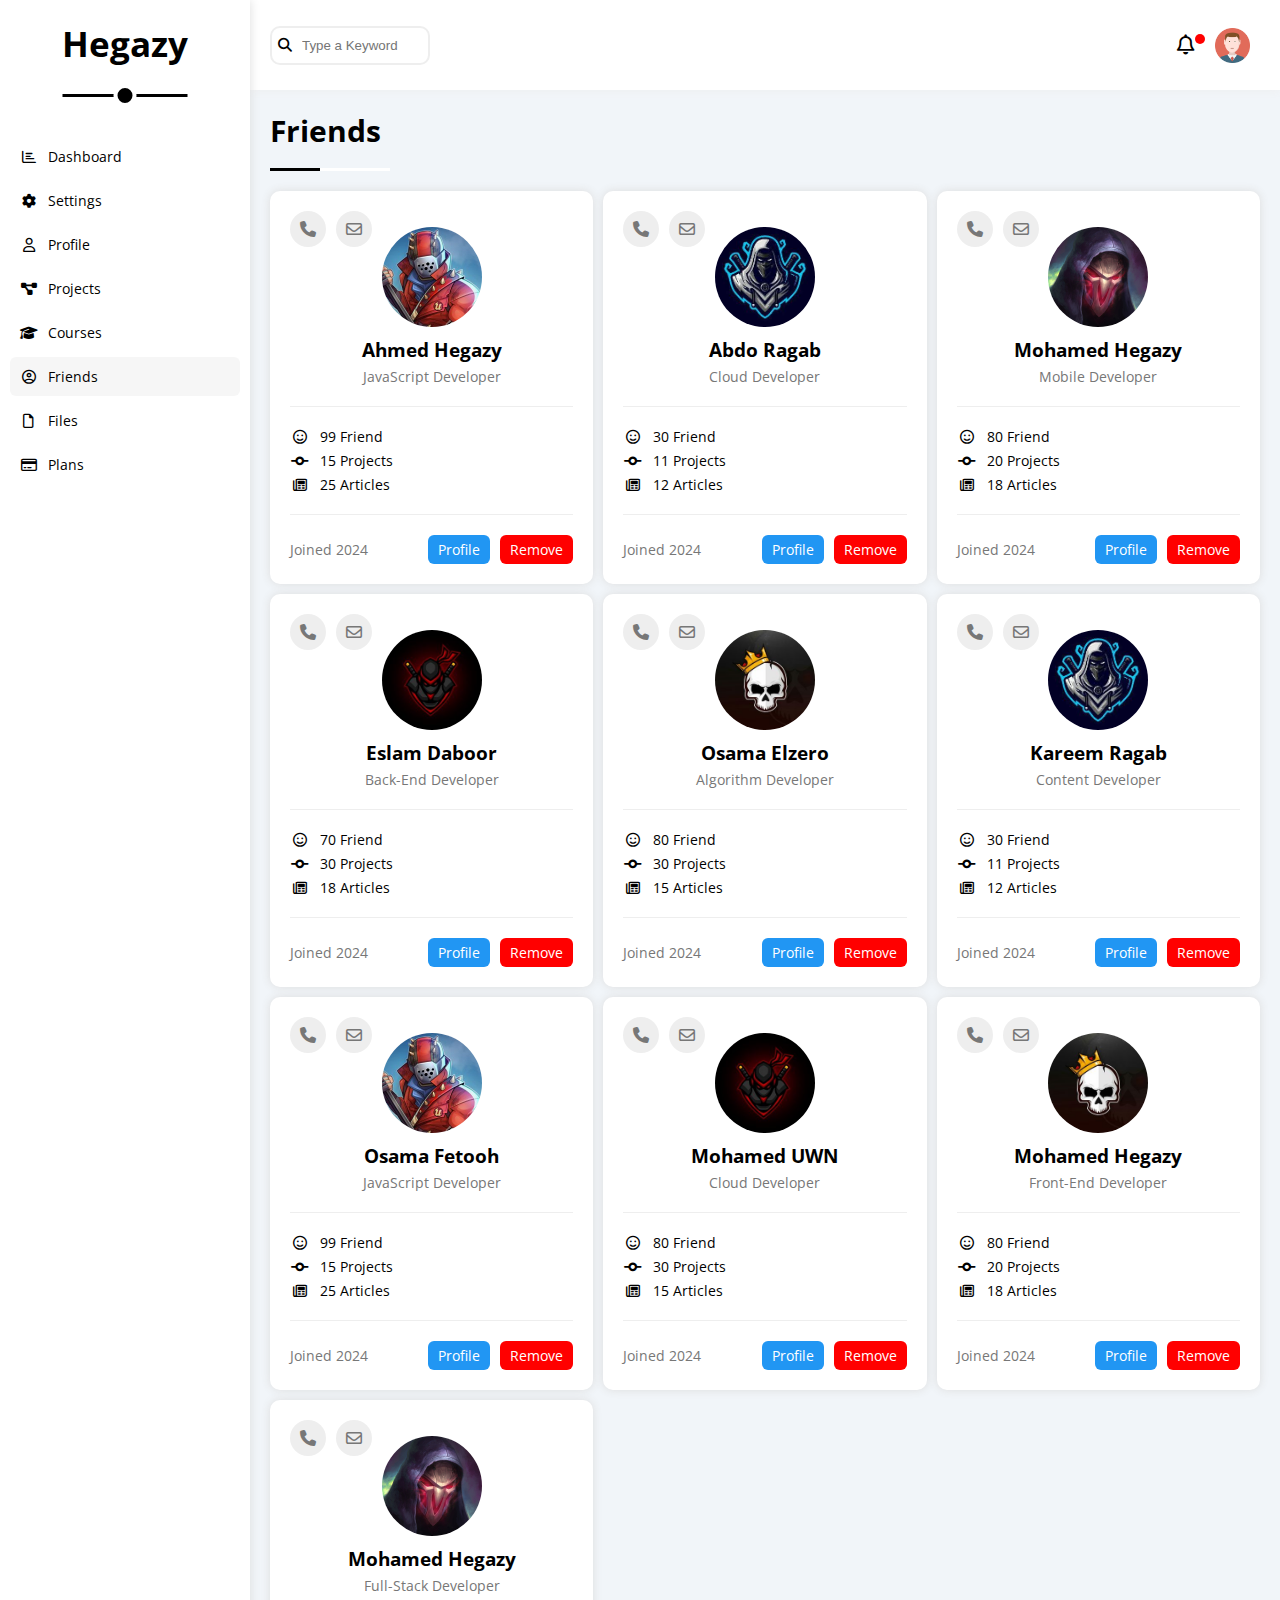
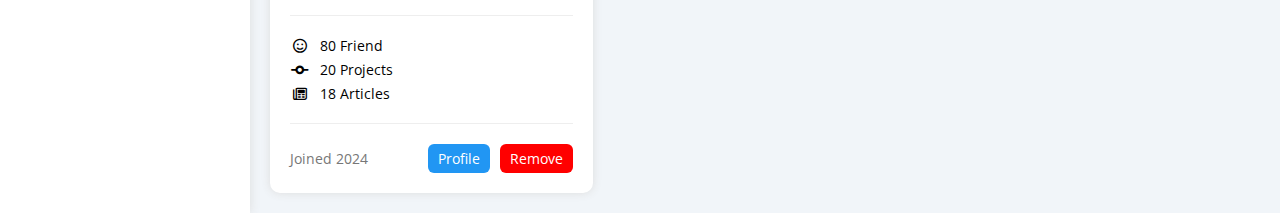
<file: friends.html>
<!DOCTYPE html>
<html lang="en">
  <head>
  <meta charset="UTF-8">
  <meta name="viewport" content="width=device-width, initial-scale=1.0">
  <link rel="stylesheet" href="css/all.min.css">
  <link rel="stylesheet" href="css/framework.css">
  <link rel="stylesheet" href="css/dash.css">
  <link rel="preconnect" href="https://fonts.googleapis.com" />
  <link rel="preconnect" href="https://fonts.gstatic.com" crossorigin />
  <link href="https://fonts.googleapis.com/css2?family=Open+Sans:wght@300;500&display=swap" rel="stylesheet" />
  <title>Friends</title>
  </head>
  <body>
    <div class="page d-flex">
      <div class="sidebar bg-white p-relative  ">
        <h3 class="p-relative pad-20 d-f-center">Hegazy</h3>
      <ul>
        <li>
          <a class="pad-10 font-14  d-flex c-black rad-6  " href="index.html">
            <i class="fa-regular fa-chart-bar fa-fw"></i>
            <span>Dashboard</span>
          </a>
        </li>
        <li>
          <a class="pad-10 font-14 d-flex c-black rad-6  " href="settings.html">
            <i class="fa-solid fa-gear fa-fw"></i>
            <span>Settings</span>
          </a>
        </li>
        <li>
          <a class=" pad-10 font-14  d-flex c-black rad-6  " href="profile.html">
            <i class="fa-regular fa-user fa-fw"></i>
            <span>Profile</span>
          </a>
        </li>
        <li>
          <a class="pad-10 font-14  d-flex c-black rad-6  " href="projects.html">
            <i class="fa-solid fa-diagram-project fa-fw"></i>
            <span>Projects</span>
          </a>
        </li>
        <li>
          <a class="pad-10 font-14  d-flex c-black rad-6  " href="courses.html">
            <i class="fa-solid fa-graduation-cap fa-fw"></i>
            <span>Courses</span>
          </a>
        </li>
        <li>
          <a class="active pad-10 font-14  d-flex c-black rad-6  " href="friends.html">
            <i class="fa-regular fa-circle-user fa-fw"></i>
            <span>Friends</span>
          </a>
        </li>
        <li>
          <a class="pad-10 font-14  d-flex c-black rad-6  " href="files.html">
            <i class="fa-regular fa-file fa-fw"></i>
            <span>Files</span>
          </a>
        </li>
        <li>
          <a class="pad-10 font-14  d-flex c-black rad-6  " href="plans.html">
            <i class="fa-regular fa-credit-card fa-fw"></i>
            <span>Plans</span>
          </a>
        </li>
      </ul>
    </div>
    <div class="content flex-g over-f-h">
      <div class="header d-flex pad-20 bg-white p-relative">
        <div class="search p-relative">
          <input  type="search" placeholder="Type a Keyword">
        </div>
        <div class="bell d-flex pad-10 p-relative">
          <i class="fa-regular fa-bell"></i>
          <img src="imgs/avatar.png" alt="">
        </div>
      </div>
      <h1 class="section marg-20 p-relative ">Friends</h1>
      <div class="friends d-grid pad-20">
        <div class="friend bg-white over-f-h rad-10 box-s pad-20">
          <div class="name pad-b20 border-b">
            <div class="icon d-flex">
              <i class="fa-solid fa-phone marg-r10 rad-50p bg-ee pad-10 c-777"></i>
              <i class="fa-regular fa-envelope rad-50p bg-ee pad-10 c-777"></i>
            </div>
            <img class="d-block" src="imgs/friend-01.jpg" alt="">
            <h3 class="marg-b5 marg-t10 txt-c">Ahmed Hegazy</h3>
            <p class="font-14 c-777 txt-c">JavaScript Developer</p>
          </div>
          <div class="detail d-flex align-c marg-t20 marg-b5">
            <i class="fa-regular fa-face-smile marg-r10 font-14 txt-c"></i>
            <span class=" font-14">99 Friend</span>
          </div>
          <div class="detail d-flex align-c marg-b5">
            <i class="fa-solid fa-code-commit fa-fw marg-r10 font-14 txt-c"></i>
            <span class=" font-14">15 Projects</span>
          </div>
          <div class="detail d-flex align-c marg-b20">
            <i class="fa-regular fa-newspaper fa-fw marg-r10 font-14 txt-c"></i>
            <span class=" font-14">25 Articles</span>
          </div>
          <div class="date d-flex d-flex-sp-bet pad-t20 align-c">
            <p class="c-777 font-14">Joined 2024</p>
            <div class="d-flex">
              <a class="font-14 btn-shape c-white rad-6 marg-r10" href="profile.html">Profile</a>
              <a class="font-14 btn-shape c-white rad-6 bg-red" href="#">Remove</a>
            </div>
          </div>
        </div>
        <div class="friend bg-white over-f-h rad-10 box-s pad-20">
          <div class="name pad-b20 border-b">
            <div class="icon d-flex">
              <i class="fa-solid fa-phone marg-r10 rad-50p bg-ee pad-10 c-777"></i>
              <i class="fa-regular fa-envelope rad-50p bg-ee pad-10 c-777"></i>
            </div>
            <img class="d-block" src="imgs/friend-02.jpg" alt="">
            <h3 class="marg-b5 marg-t10 txt-c">Abdo Ragab</h3>
            <p class="font-14 c-777 txt-c">Cloud Developer</p>
          </div>
          <div class="detail d-flex align-c marg-t20 marg-b5">
            <i class="fa-regular fa-face-smile marg-r10 font-14 txt-c"></i>
            <span class=" font-14">30 Friend</span>
          </div>
          <div class="detail d-flex align-c marg-b5">
            <i class="fa-solid fa-code-commit fa-fw marg-r10 font-14 txt-c"></i>
            <span class=" font-14">11 Projects</span>
          </div>
          <div class="detail d-flex align-c marg-b20">
            <i class="fa-regular fa-newspaper fa-fw marg-r10 font-14 txt-c"></i>
            <span class=" font-14">12 Articles</span>
          </div>
          <div class="date d-flex d-flex-sp-bet pad-t20 align-c">
            <p class="c-777 font-14">Joined 2024</p>
            <div class="d-flex">
              <a class="font-14 btn-shape c-white rad-6 marg-r10" href="profile.html">Profile</a>
              <a class="font-14 btn-shape c-white rad-6 bg-red" href="#">Remove</a>
            </div>
          </div>
        </div>
        <div class="friend bg-white over-f-h rad-10 box-s pad-20">
          <div class="name pad-b20 border-b">
            <div class="icon d-flex">
              <i class="fa-solid fa-phone marg-r10 rad-50p bg-ee pad-10 c-777"></i>
              <i class="fa-regular fa-envelope rad-50p bg-ee pad-10 c-777"></i>
            </div>
            <img class="d-block" src="imgs/friend-03.jpg" alt="">
            <h3 class="marg-b5 marg-t10 txt-c">Mohamed Hegazy</h3>
            <p class="font-14 c-777 txt-c">Mobile Developer</p>
          </div>
          <div class="detail d-flex align-c marg-t20 marg-b5">
            <i class="fa-regular fa-face-smile marg-r10 font-14 txt-c"></i>
            <span class=" font-14">80 Friend</span>
          </div>
          <div class="detail d-flex align-c marg-b5">
            <i class="fa-solid fa-code-commit fa-fw marg-r10 font-14 txt-c"></i>
            <span class=" font-14">20 Projects</span>
          </div>
          <div class="detail d-flex align-c marg-b20">
            <i class="fa-regular fa-newspaper fa-fw marg-r10 font-14 txt-c"></i>
            <span class=" font-14">18 Articles</span>
          </div>
          <div class="date d-flex d-flex-sp-bet pad-t20 align-c">
            <p class="c-777 font-14">Joined 2024</p>
            <div class="d-flex">
              <a class="font-14 btn-shape c-white rad-6 marg-r10" href="profile.html">Profile</a>
              <a class="font-14 btn-shape c-white rad-6 bg-red" href="#">Remove</a>
            </div>
          </div>
        </div>
        <div class="friend bg-white over-f-h rad-10 box-s pad-20">
          <div class="name pad-b20 border-b">
            <div class="icon d-flex">
              <i class="fa-solid fa-phone marg-r10 rad-50p bg-ee pad-10 c-777"></i>
              <i class="fa-regular fa-envelope rad-50p bg-ee pad-10 c-777"></i>
            </div>
            <img class="d-block" src="imgs/friend-04.jpg" alt="">
            <h3 class="marg-b5 marg-t10 txt-c">Eslam Daboor</h3>
            <p class="font-14 c-777 txt-c">Back-End Developer</p>
          </div>
          <div class="detail d-flex align-c marg-t20 marg-b5">
            <i class="fa-regular fa-face-smile marg-r10 font-14 txt-c"></i>
            <span class=" font-14">70 Friend</span>
          </div>
          <div class="detail d-flex align-c marg-b5">
            <i class="fa-solid fa-code-commit fa-fw marg-r10 font-14 txt-c"></i>
            <span class=" font-14">30 Projects</span>
          </div>
          <div class="detail d-flex align-c marg-b20">
            <i class="fa-regular fa-newspaper fa-fw marg-r10 font-14 txt-c"></i>
            <span class=" font-14">18 Articles</span>
          </div>
          <div class="date d-flex d-flex-sp-bet pad-t20 align-c">
            <p class="c-777 font-14">Joined 2024</p>
            <div class="d-flex">
              <a class="font-14 btn-shape c-white rad-6 marg-r10" href="profile.html">Profile</a>
              <a class="font-14 btn-shape c-white rad-6 bg-red" href="#">Remove</a>
            </div>
          </div>
        </div>
        <div class="friend bg-white over-f-h rad-10 box-s pad-20">
          <div class="name pad-b20 border-b">
            <div class="icon d-flex">
              <i class="fa-solid fa-phone marg-r10 rad-50p bg-ee pad-10 c-777"></i>
              <i class="fa-regular fa-envelope rad-50p bg-ee pad-10 c-777"></i>
            </div>
            <img class="d-block" src="imgs/friend-05.jpg" alt="">
            <h3 class="marg-b5 marg-t10 txt-c">Osama Elzero</h3>
            <p class="font-14 c-777 txt-c">Algorithm Developer</p>
          </div>
          <div class="detail d-flex align-c marg-t20 marg-b5">
            <i class="fa-regular fa-face-smile marg-r10 font-14 txt-c"></i>
            <span class=" font-14">80 Friend</span>
          </div>
          <div class="detail d-flex align-c marg-b5">
            <i class="fa-solid fa-code-commit fa-fw marg-r10 font-14 txt-c"></i>
            <span class=" font-14">30 Projects</span>
          </div>
          <div class="detail d-flex align-c marg-b20">
            <i class="fa-regular fa-newspaper fa-fw marg-r10 font-14 txt-c"></i>
            <span class=" font-14">15 Articles</span>
          </div>
          <div class="date d-flex d-flex-sp-bet pad-t20 align-c">
            <p class="c-777 font-14">Joined 2024</p>
            <div class="d-flex">
              <a class="font-14 btn-shape c-white rad-6 marg-r10" href="profile.html">Profile</a>
              <a class="font-14 btn-shape c-white rad-6 bg-red" href="#">Remove</a>
            </div>
          </div>
        </div>
        <div class="friend bg-white over-f-h rad-10 box-s pad-20">
          <div class="name pad-b20 border-b">
            <div class="icon d-flex">
              <i class="fa-solid fa-phone marg-r10 rad-50p bg-ee pad-10 c-777"></i>
              <i class="fa-regular fa-envelope rad-50p bg-ee pad-10 c-777"></i>
            </div>
            <img class="d-block" src="imgs/friend-02.jpg" alt="">
            <h3 class="marg-b5 marg-t10 txt-c">Kareem Ragab</h3>
            <p class="font-14 c-777 txt-c">Content Developer</p>
          </div>
          <div class="detail d-flex align-c marg-t20 marg-b5">
            <i class="fa-regular fa-face-smile marg-r10 font-14 txt-c"></i>
            <span class=" font-14">30 Friend</span>
          </div>
          <div class="detail d-flex align-c marg-b5">
            <i class="fa-solid fa-code-commit fa-fw marg-r10 font-14 txt-c"></i>
            <span class=" font-14">11 Projects</span>
          </div>
          <div class="detail d-flex align-c marg-b20">
            <i class="fa-regular fa-newspaper fa-fw marg-r10 font-14 txt-c"></i>
            <span class=" font-14">12 Articles</span>
          </div>
          <div class="date d-flex d-flex-sp-bet pad-t20 align-c">
            <p class="c-777 font-14">Joined 2024</p>
            <div class="d-flex">
              <a class="font-14 btn-shape c-white rad-6 marg-r10" href="profile.html">Profile</a>
              <a class="font-14 btn-shape c-white rad-6 bg-red" href="#">Remove</a>
            </div>
          </div>
        </div>
        <div class="friend bg-white over-f-h rad-10 box-s pad-20">
          <div class="name pad-b20 border-b">
            <div class="icon d-flex">
              <i class="fa-solid fa-phone marg-r10 rad-50p bg-ee pad-10 c-777"></i>
              <i class="fa-regular fa-envelope rad-50p bg-ee pad-10 c-777"></i>
            </div>
            <img class="d-block" src="imgs/friend-01.jpg" alt="">
            <h3 class="marg-b5 marg-t10 txt-c">Osama Fetooh</h3>
            <p class="font-14 c-777 txt-c">JavaScript Developer</p>
          </div>
          <div class="detail d-flex align-c marg-t20 marg-b5">
            <i class="fa-regular fa-face-smile marg-r10 font-14 txt-c"></i>
            <span class=" font-14">99 Friend</span>
          </div>
          <div class="detail d-flex align-c marg-b5">
            <i class="fa-solid fa-code-commit fa-fw marg-r10 font-14 txt-c"></i>
            <span class=" font-14">15 Projects</span>
          </div>
          <div class="detail d-flex align-c marg-b20">
            <i class="fa-regular fa-newspaper fa-fw marg-r10 font-14 txt-c"></i>
            <span class=" font-14">25 Articles</span>
          </div>
          <div class="date d-flex d-flex-sp-bet pad-t20 align-c">
            <p class="c-777 font-14">Joined 2024</p>
            <div class="d-flex">
              <a class="font-14 btn-shape c-white rad-6 marg-r10" href="profile.html">Profile</a>
              <a class="font-14 btn-shape c-white rad-6 bg-red" href="#">Remove</a>
            </div>
          </div>
        </div>
        <div class="friend bg-white over-f-h rad-10 box-s pad-20">
          <div class="name pad-b20 border-b">
            <div class="icon d-flex">
              <i class="fa-solid fa-phone marg-r10 rad-50p bg-ee pad-10 c-777"></i>
              <i class="fa-regular fa-envelope rad-50p bg-ee pad-10 c-777"></i>
            </div>
            <img class="d-block" src="imgs/friend-04.jpg" alt="">
            <h3 class="marg-b5 marg-t10 txt-c">Mohamed UWN</h3>
            <p class="font-14 c-777 txt-c">Cloud Developer</p>
          </div>
          <div class="detail d-flex align-c marg-t20 marg-b5">
            <i class="fa-regular fa-face-smile marg-r10 font-14 txt-c"></i>
            <span class=" font-14">80 Friend</span>
          </div>
          <div class="detail d-flex align-c marg-b5">
            <i class="fa-solid fa-code-commit fa-fw marg-r10 font-14 txt-c"></i>
            <span class=" font-14">30 Projects</span>
          </div>
          <div class="detail d-flex align-c marg-b20">
            <i class="fa-regular fa-newspaper fa-fw marg-r10 font-14 txt-c"></i>
            <span class=" font-14">15 Articles</span>
          </div>
          <div class="date d-flex d-flex-sp-bet pad-t20 align-c">
            <p class="c-777 font-14">Joined 2024</p>
            <div class="d-flex">
              <a class="font-14 btn-shape c-white rad-6 marg-r10" href="profile.html">Profile</a>
              <a class="font-14 btn-shape c-white rad-6 bg-red" href="#">Remove</a>
            </div>
          </div>
        </div>
        <div class="friend bg-white over-f-h rad-10 box-s pad-20">
          <div class="name pad-b20 border-b">
            <div class="icon d-flex">
              <i class="fa-solid fa-phone marg-r10 rad-50p bg-ee pad-10 c-777"></i>
              <i class="fa-regular fa-envelope rad-50p bg-ee pad-10 c-777"></i>
            </div>
            <img class="d-block" src="imgs/friend-05.jpg" alt="">
            <h3 class="marg-b5 marg-t10 txt-c">Mohamed Hegazy</h3>
            <p class="font-14 c-777 txt-c">Front-End Developer</p>
          </div>
          <div class="detail d-flex align-c marg-t20 marg-b5">
            <i class="fa-regular fa-face-smile marg-r10 font-14 txt-c"></i>
            <span class=" font-14">80 Friend</span>
          </div>
          <div class="detail d-flex align-c marg-b5">
            <i class="fa-solid fa-code-commit fa-fw marg-r10 font-14 txt-c"></i>
            <span class=" font-14">20 Projects</span>
          </div>
          <div class="detail d-flex align-c marg-b20">
            <i class="fa-regular fa-newspaper fa-fw marg-r10 font-14 txt-c"></i>
            <span class=" font-14">18 Articles</span>
          </div>
          <div class="date d-flex d-flex-sp-bet pad-t20 align-c">
            <p class="c-777 font-14">Joined 2024</p>
            <div class="d-flex">
              <a class="font-14 btn-shape c-white rad-6 marg-r10" href="profile.html">Profile</a>
              <a class="font-14 btn-shape c-white rad-6 bg-red" href="#">Remove</a>
            </div>
          </div>
        </div>
        <div class="friend bg-white over-f-h rad-10 box-s pad-20">
          <div class="name pad-b20 border-b">
            <div class="icon d-flex">
              <i class="fa-solid fa-phone marg-r10 rad-50p bg-ee pad-10 c-777"></i>
              <i class="fa-regular fa-envelope rad-50p bg-ee pad-10 c-777"></i>
            </div>
            <img class="d-block" src="imgs/friend-03.jpg" alt="">
            <h3 class="marg-b5 marg-t10 txt-c">Mohamed Hegazy</h3>
            <p class="font-14 c-777 txt-c">Full-Stack Developer</p>
          </div>
          <div class="detail d-flex align-c marg-t20 marg-b5">
            <i class="fa-regular fa-face-smile marg-r10 font-14 txt-c"></i>
            <span class=" font-14">80 Friend</span>
          </div>
          <div class="detail d-flex align-c marg-b5">
            <i class="fa-solid fa-code-commit fa-fw marg-r10 font-14 txt-c"></i>
            <span class=" font-14">20 Projects</span>
          </div>
          <div class="detail d-flex align-c marg-b20">
            <i class="fa-regular fa-newspaper fa-fw marg-r10 font-14 txt-c"></i>
            <span class=" font-14">18 Articles</span>
          </div>
          <div class="date d-flex d-flex-sp-bet pad-t20 align-c">
            <p class="c-777 font-14">Joined 2024</p>
            <div class="d-flex">
              <a class="font-14 btn-shape c-white rad-6 marg-r10" href="profile.html">Profile</a>
              <a class="font-14 btn-shape c-white rad-6 bg-red" href="#">Remove</a>
            </div>
          </div>
        </div>
      </div>
    </div>
  </body>
</html>
</file>
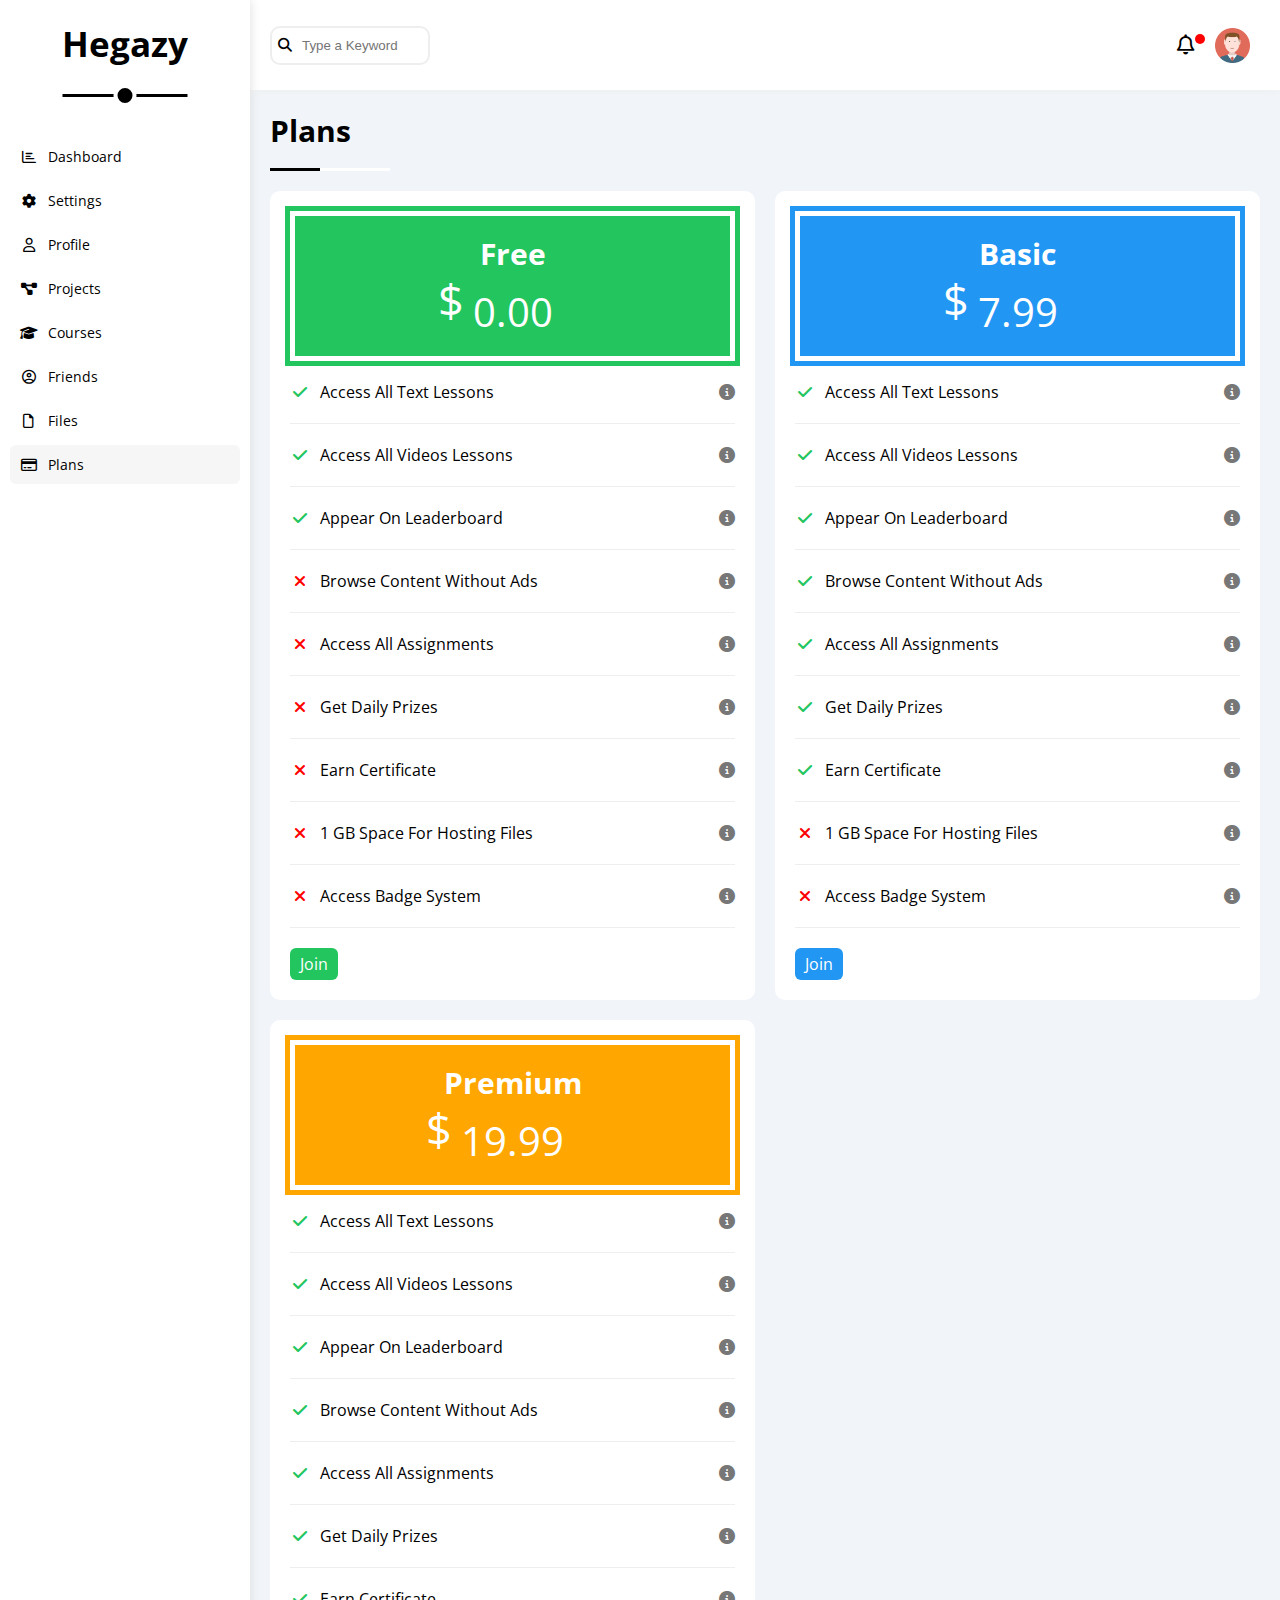
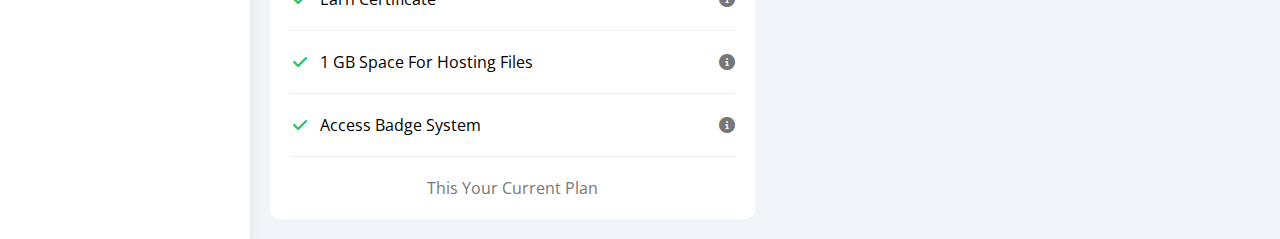
<file: plans.html>
<!DOCTYPE html>
<html lang="en">
  <head>
  <meta charset="UTF-8">
  <meta name="viewport" content="width=device-width, initial-scale=1.0">
  <link rel="stylesheet" href="css/all.min.css">
  <link rel="stylesheet" href="css/framework.css">
  <link rel="stylesheet" href="css/dash.css">
  <link rel="preconnect" href="https://fonts.googleapis.com" />
  <link rel="preconnect" href="https://fonts.gstatic.com" crossorigin />
  <link href="https://fonts.googleapis.com/css2?family=Open+Sans:wght@300;500&display=swap" rel="stylesheet" />
  <title>Plans</title>
  </head>
  <body>
    <div class="page d-flex">
      <div class="sidebar bg-white p-relative  ">
        <h3 class="p-relative pad-20 d-f-center">Hegazy</h3>
      <ul>
        <li>
          <a class="pad-10 font-14  d-flex c-black rad-6  " href="index.html">
            <i class="fa-regular fa-chart-bar fa-fw"></i>
            <span>Dashboard</span>
          </a>
        </li>
        <li>
          <a class="pad-10 font-14 d-flex c-black rad-6  " href="settings.html">
            <i class="fa-solid fa-gear fa-fw"></i>
            <span>Settings</span>
          </a>
        </li>
        <li>
          <a class=" pad-10 font-14  d-flex c-black rad-6  " href="profile.html">
            <i class="fa-regular fa-user fa-fw"></i>
            <span>Profile</span>
          </a>
        </li>
        <li>
          <a class="pad-10 font-14  d-flex c-black rad-6  " href="projects.html">
            <i class="fa-solid fa-diagram-project fa-fw"></i>
            <span>Projects</span>
          </a>
        </li>
        <li>
          <a class="pad-10 font-14  d-flex c-black rad-6  " href="courses.html">
            <i class="fa-solid fa-graduation-cap fa-fw"></i>
            <span>Courses</span>
          </a>
        </li>
        <li>
          <a class="pad-10 font-14  d-flex c-black rad-6  " href="friends.html">
            <i class="fa-regular fa-circle-user fa-fw"></i>
            <span>Friends</span>
          </a>
        </li>
        <li>
          <a class="pad-10 font-14  d-flex c-black rad-6  " href="files.html">
            <i class="fa-regular fa-file fa-fw"></i>
            <span>Files</span>
          </a>
        </li>
        <li>
          <a class="active pad-10 font-14  d-flex c-black rad-6  " href="plans.html">
            <i class="fa-regular fa-credit-card fa-fw"></i>
            <span>Plans</span>
          </a>
        </li>
      </ul>
    </div>
    <div class="content flex-g over-f-h">
      <div class="header d-flex pad-20 bg-white p-relative">
        <div class="search p-relative">
          <input  type="search" placeholder="Type a Keyword">
        </div>
        <div class="bell d-flex pad-10 p-relative">
          <i class="fa-regular fa-bell"></i>
          <img src="imgs/avatar.png" alt="">
        </div>
      </div>
      <h1 class="section marg-20 p-relative ">Plans</h1>
      <div class="plans d-grid gap-20 marg-t20 pad-20">
        <div class="free bg-white pad-20 rad-10">
          <div class="title d-f-center marg-b20">
            <h2 class="c-white font-25 marg-b10">Free</h2>
            <p class="c-white">0.00</p>
          </div>
          <ul>
            <li class="d-flex d-flex-sp-bet align-c pad-b20">
              <i class="fa-solid fa-check fa-fw yes marg-r10"></i>
              <p class="flex-g">Access All Text Lessons</p>
              <i class="fa-solid fa-circle-info help"></i>
            </li>
            <li class="d-flex d-flex-sp-bet align-c pad-b20 marg-t20">
              <i class="fa-solid fa-check fa-fw yes marg-r10"></i>
              <p class="flex-g">Access All Videos Lessons</p>
              <i class="fa-solid fa-circle-info help"></i>
            </li>
            <li class="d-flex d-flex-sp-bet align-c pad-b20 marg-t20">
              <i class="fa-solid fa-check fa-fw yes marg-r10"></i>
              <p class="flex-g">Appear On Leaderboard</p>
              <i class="fa-solid fa-circle-info help"></i>
            </li>
            <li class="d-flex d-flex-sp-bet align-c pad-b20 marg-t20">
              <i class="fa-solid fa-xmark fa-fw marg-r10"></i>
              <p class="flex-g">Browse Content Without Ads</p>
              <i class="fa-solid fa-circle-info help"></i>
            </li>
            <li class="d-flex d-flex-sp-bet align-c pad-b20 marg-t20">
              <i class="fa-solid fa-xmark fa-fw marg-r10"></i>
              <p class="flex-g">Access All Assignments</p>
              <i class="fa-solid fa-circle-info help"></i>
            </li>
            <li class="d-flex d-flex-sp-bet align-c pad-b20 marg-t20">
              <i class="fa-solid fa-xmark fa-fw marg-r10"></i>
              <p class="flex-g">Get Daily Prizes</p>
              <i class="fa-solid fa-circle-info help"></i>
            </li>
            <li class="d-flex d-flex-sp-bet align-c pad-b20 marg-t20">
              <i class="fa-solid fa-xmark fa-fw marg-r10"></i>
              <p class="flex-g">Earn Certificate</p>
              <i class="fa-solid fa-circle-info help"></i>
            </li>
            <li class="d-flex d-flex-sp-bet align-c pad-b20 marg-t20">
              <i class="fa-solid fa-xmark fa-fw marg-r10"></i>
              <p class="flex-g">1 GB Space For Hosting Files</p>
              <i class="fa-solid fa-circle-info help"></i>
            </li>
            <li class="d-flex d-flex-sp-bet align-c pad-b20 marg-t20">
              <i class="fa-solid fa-xmark fa-fw marg-r10"></i>
              <p class="flex-g">Access Badge System</p>
              <i class="fa-solid fa-circle-info help"></i>
            </li>
          </ul>
          <a class="marg-t20 btn c-white rad-6" href="#">Join</a>
        </div>
        <div class="basic bg-white pad-20 rad-10">
          <div class="title d-f-center marg-b20">
            <h2 class="c-white font-25 marg-b10">Basic</h2>
            <p class="c-white">7.99</p>
          </div>
          <ul>
            <li class="d-flex d-flex-sp-bet align-c pad-b20">
              <i class="fa-solid fa-check fa-fw yes marg-r10"></i>
              <p class="flex-g">Access All Text Lessons</p>
              <i class="fa-solid fa-circle-info help"></i>
            </li>
            <li class="d-flex d-flex-sp-bet align-c pad-b20 marg-t20">
              <i class="fa-solid fa-check fa-fw yes marg-r10"></i>
              <p class="flex-g">Access All Videos Lessons</p>
              <i class="fa-solid fa-circle-info help"></i>
            </li>
            <li class="d-flex d-flex-sp-bet align-c pad-b20 marg-t20">
              <i class="fa-solid fa-check fa-fw yes marg-r10"></i>
              <p class="flex-g">Appear On Leaderboard</p>
              <i class="fa-solid fa-circle-info help"></i>
            </li>
            <li class="d-flex d-flex-sp-bet align-c pad-b20 marg-t20">
              <i class="fa-solid fa-check fa-fw yes marg-r10"></i>
              <p class="flex-g">Browse Content Without Ads</p>
              <i class="fa-solid fa-circle-info help"></i>
            </li>
            <li class="d-flex d-flex-sp-bet align-c pad-b20 marg-t20">
              <i class="fa-solid fa-check fa-fw yes marg-r10"></i>
              <p class="flex-g">Access All Assignments</p>
              <i class="fa-solid fa-circle-info help"></i>
            </li>
            <li class="d-flex d-flex-sp-bet align-c pad-b20 marg-t20">
              <i class="fa-solid fa-check fa-fw yes marg-r10"></i>
              <p class="flex-g">Get Daily Prizes</p>
              <i class="fa-solid fa-circle-info help"></i>
            </li>
            <li class="d-flex d-flex-sp-bet align-c pad-b20 marg-t20">
              <i class="fa-solid fa-check fa-fw yes marg-r10"></i>
              <p class="flex-g">Earn Certificate</p>
              <i class="fa-solid fa-circle-info help"></i>
            </li>
            <li class="d-flex d-flex-sp-bet align-c pad-b20 marg-t20">
              <i class="fa-solid fa-xmark fa-fw marg-r10"></i>
              <p class="flex-g">1 GB Space For Hosting Files</p>
              <i class="fa-solid fa-circle-info help"></i>
            </li>
            <li class="d-flex d-flex-sp-bet align-c pad-b20 marg-t20">
              <i class="fa-solid fa-xmark fa-fw marg-r10"></i>
              <p class="flex-g">Access Badge System</p>
              <i class="fa-solid fa-circle-info help"></i>
            </li>
          </ul>
          <a class="marg-t20 btn c-white rad-6" href="#">Join</a>
        </div>
        <div class="premium bg-white pad-20 rad-10">
          <div class="title d-f-center marg-b20">
            <h2 class="c-white font-25 marg-b10">Premium</h2>
            <p class="c-white">19.99</p>
          </div>
          <ul>
            <li class="d-flex d-flex-sp-bet align-c pad-b20">
              <i class="fa-solid fa-check fa-fw yes marg-r10"></i>
              <p class="flex-g">Access All Text Lessons</p>
              <i class="fa-solid fa-circle-info help"></i>
            </li>
            <li class="d-flex d-flex-sp-bet align-c pad-b20 marg-t20">
              <i class="fa-solid fa-check fa-fw yes marg-r10"></i>
              <p class="flex-g">Access All Videos Lessons</p>
              <i class="fa-solid fa-circle-info help"></i>
            </li>
            <li class="d-flex d-flex-sp-bet align-c pad-b20 marg-t20">
              <i class="fa-solid fa-check fa-fw yes marg-r10"></i>
              <p class="flex-g">Appear On Leaderboard</p>
              <i class="fa-solid fa-circle-info help"></i>
            </li>
            <li class="d-flex d-flex-sp-bet align-c pad-b20 marg-t20">
              <i class="fa-solid fa-check fa-fw yes marg-r10"></i>
              <p class="flex-g">Browse Content Without Ads</p>
              <i class="fa-solid fa-circle-info help"></i>
            </li>
            <li class="d-flex d-flex-sp-bet align-c pad-b20 marg-t20">
              <i class="fa-solid fa-check fa-fw yes marg-r10"></i>
              <p class="flex-g">Access All Assignments</p>
              <i class="fa-solid fa-circle-info help"></i>
            </li>
            <li class="d-flex d-flex-sp-bet align-c pad-b20 marg-t20">
              <i class="fa-solid fa-check fa-fw yes marg-r10"></i>
              <p class="flex-g">Get Daily Prizes</p>
              <i class="fa-solid fa-circle-info help"></i>
            </li>
            <li class="d-flex d-flex-sp-bet align-c pad-b20 marg-t20">
              <i class="fa-solid fa-check fa-fw yes marg-r10"></i>
              <p class="flex-g">Earn Certificate</p>
              <i class="fa-solid fa-circle-info help"></i>
            </li>
            <li class="d-flex d-flex-sp-bet align-c pad-b20 marg-t20">
              <i class="fa-solid fa-check fa-fw yes marg-r10"></i>
              <p class="flex-g">1 GB Space For Hosting Files</p>
              <i class="fa-solid fa-circle-info help"></i>
            </li>
            <li class="d-flex d-flex-sp-bet align-c pad-b20 marg-t20">
              <i class="fa-solid fa-check fa-fw yes marg-r10"></i>
              <p class="flex-g">Access Badge System</p>
              <i class="fa-solid fa-circle-info help"></i>
            </li>
          </ul>
          <p class="marg-t20 c-777 txt-c">This Your Current Plan</p>
        </div>
      </div>
    </div>
  </body>
</html>
</file>
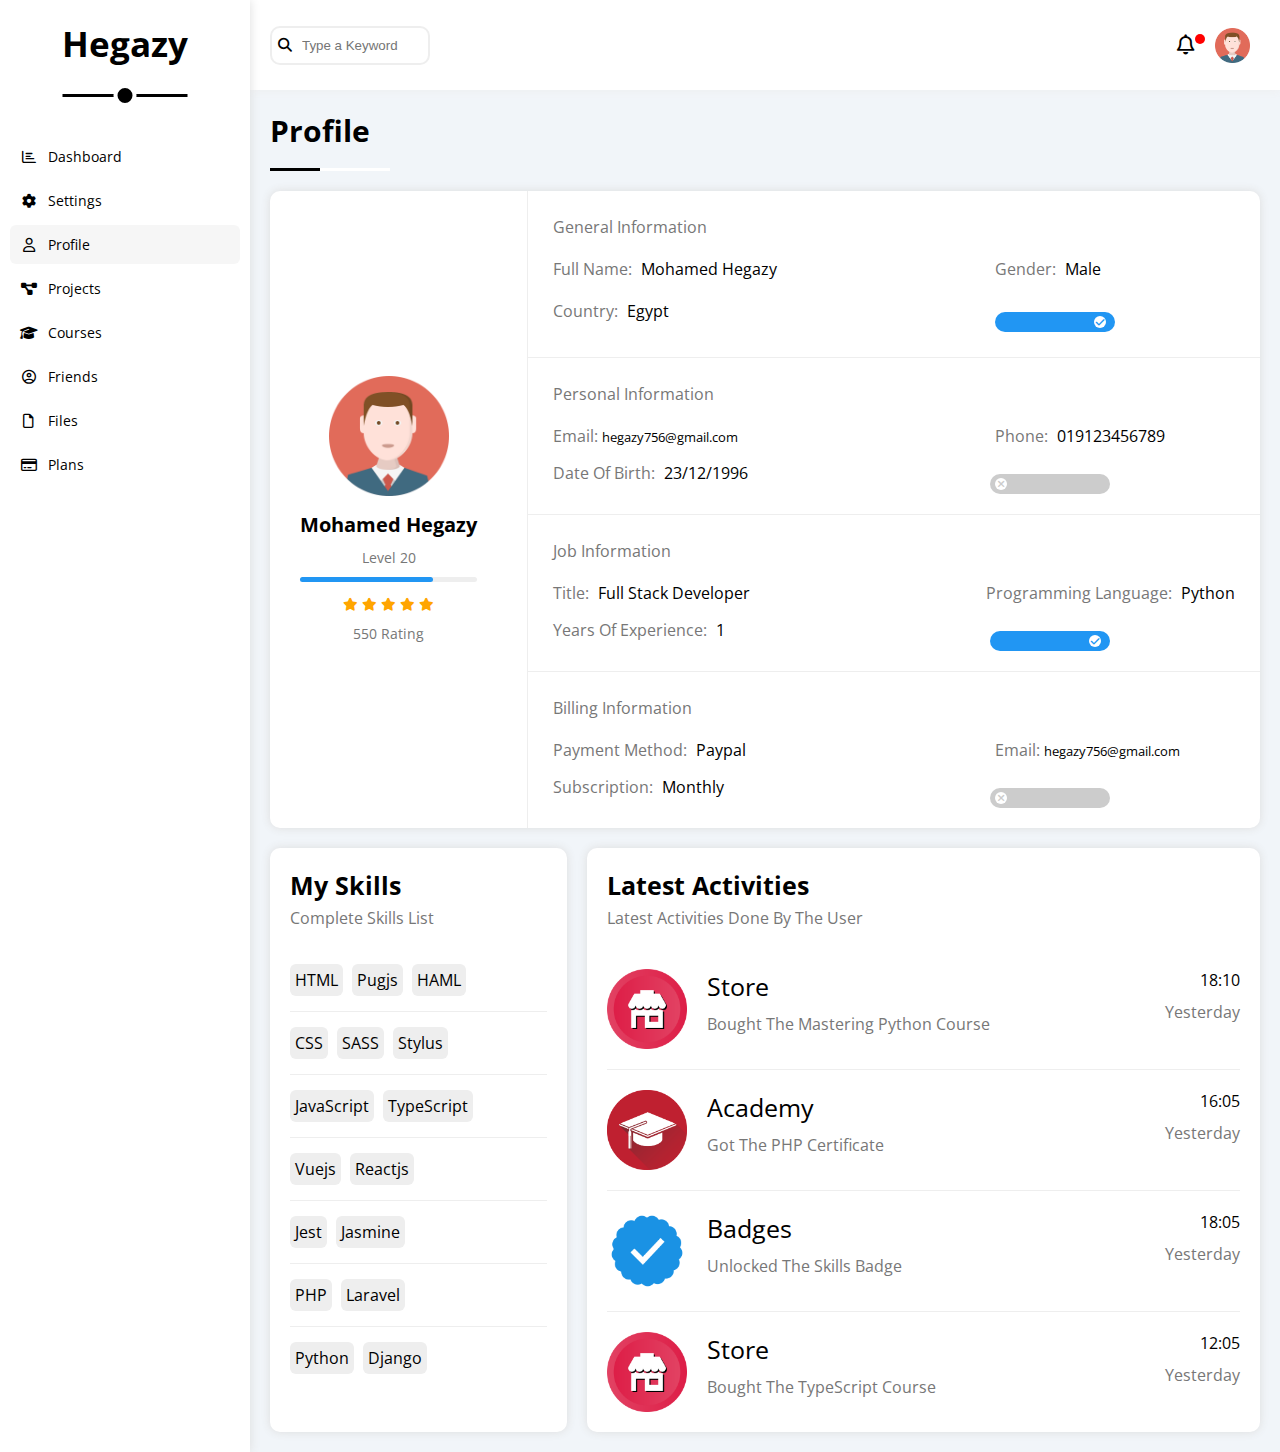
<file: profile.html>
<!DOCTYPE html>
<html lang="en">
  <head>
  <meta charset="UTF-8">
  <meta name="viewport" content="width=device-width, initial-scale=1.0">
  <link rel="stylesheet" href="css/all.min.css">
  <link rel="stylesheet" href="css/framework.css">
  <link rel="stylesheet" href="css/dash.css">
  <link rel="preconnect" href="https://fonts.googleapis.com" />
  <link rel="preconnect" href="https://fonts.gstatic.com" crossorigin />
  <link href="https://fonts.googleapis.com/css2?family=Open+Sans:wght@300;500&display=swap" rel="stylesheet" />
  <title>Profile</title>
  </head>
  <body>
    <div class="page d-flex">
      <div class="sidebar bg-white p-relative  ">
        <h3 class="p-relative pad-20 d-f-center">Hegazy</h3>
      <ul>
        <li>
          <a class="pad-10 font-14  d-flex c-black rad-6  " href="index.html">
            <i class="fa-regular fa-chart-bar fa-fw"></i>
            <span>Dashboard</span>
          </a>
        </li>
        <li>
          <a class="pad-10 font-14 d-flex c-black rad-6  " href="settings.html">
            <i class="fa-solid fa-gear fa-fw"></i>
            <span>Settings</span>
          </a>
        </li>
        <li>
          <a class="active pad-10 font-14  d-flex c-black rad-6  " href="profile.html">
            <i class="fa-regular fa-user fa-fw"></i>
            <span>Profile</span>
          </a>
        </li>
        <li>
          <a class="pad-10 font-14  d-flex c-black rad-6  " href="projects.html">
            <i class="fa-solid fa-diagram-project fa-fw"></i>
            <span>Projects</span>
          </a>
        </li>
        <li>
          <a class="pad-10 font-14  d-flex c-black rad-6  " href="courses.html">
            <i class="fa-solid fa-graduation-cap fa-fw"></i>
            <span>Courses</span>
          </a>
        </li>
        <li>
          <a class="pad-10 font-14  d-flex c-black rad-6  " href="friends.html">
            <i class="fa-regular fa-circle-user fa-fw"></i>
            <span>Friends</span>
          </a>
        </li>
        <li>
          <a class="pad-10 font-14  d-flex c-black rad-6  " href="files.html">
            <i class="fa-regular fa-file fa-fw"></i>
            <span>Files</span>
          </a>
        </li>
        <li>
          <a class="pad-10 font-14  d-flex c-black rad-6  " href="plans.html">
            <i class="fa-regular fa-credit-card fa-fw"></i>
            <span>Plans</span>
          </a>
        </li>
      </ul>
    </div>
    <div class="content flex-g over-f-h">
      <div class="header d-flex pad-20 bg-white p-relative">
        <div class="search p-relative">
          <input  type="search" placeholder="Type a Keyword">
        </div>
        <div class="bell d-flex pad-10 p-relative">
          <i class="fa-regular fa-bell"></i>
          <img src="imgs/avatar.png" alt="">
        </div>
      </div>
      <h1 class="section marg-20 p-relative ">Profile</h1>
      <div class="profile pad-20">
        <div class="info d-flex bg-white rad-10 box-s marg-b20">
          <div class="name txt-c pad-30 marg-r20">
            <img class="marg-b10" src="imgs/avatar.png" alt="">
            <h2 class="font-20 marg-b10">Mohamed Hegazy</h2>
            <p class="c-777 marg-b10 font-14">Level 20</p>
            <div class="bg-ee w-100 marg-b10"><span class="bg-main d-block" style="width: 75%;"></span></div>
            <div class="rate">
              <i class="fa-solid fa-star c-orange font-13"></i>
              <i class="fa-solid fa-star c-orange font-13"></i>
              <i class="fa-solid fa-star c-orange font-13"></i>
              <i class="fa-solid fa-star c-orange font-13"></i>
              <i class="fa-solid fa-star c-orange font-13"></i>
            </div>
            <p class="c-777 marg-t10 font-14">550 Rating</p>
          </div>
          <div class="details flex-g">
            <div class="general pad-20">
              <p class="c-777 pad-5">General Information</p>
              <div class="d-flex d-flex-sp-bet align-c marg-t10">
                <span class="c-777 pad-5">Full Name: <span class="c-black marg-l5"> Mohamed Hegazy</span></span>
                <span class="c-777 pad-5">Gender: <span class="c-black marg-l5">Male</span></span>
                <span class="c-777 pad-5">Country: <span class="c-black marg-l5">Egypt</span></span>
                <label class=" pad-5">
                  <input type="checkbox" class="check-input" checked>
                  <div class="check-icon p-relative"></div>
                </label>
              </div>
            </div>
            <div class="general pad-20">
              <p class="c-777 pad-5">Personal Information</p>
              <div class="d-flex d-flex-sp-bet align-c marg-t10">
                <span class="c-777 pad-5">Email: <span class="c-black font-13">hegazy756@gmail.com</span></span>
                <span class="c-777 pad-5 ">Phone: <span class="c-black marg-l5">019123456789</span></span>
                <span class="c-777 pad-5">Date Of Birth: <span class="c-black marg-l5">23/12/1996</span></span>
                <label class="">
                  <input type="checkbox" class="check-input pad-5">
                  <div class="check-icon p-relative"></div>
                </label>
              </div>
            </div>
            <div class="general pad-20">
              <p class="c-777 pad-5">Job Information</p>
              <div class="d-flex d-flex-sp-bet align-c marg-t10">
                <span class="c-777 pad-5">Title: <span class="c-black marg-l5">Full Stack Developer</span></span>
                <span class="c-777 pad-5">Programming Language: <span class="c-black marg-l5">Python</span></span>
                <span class="c-777 pad-5">Years Of Experience: <span class="c-black marg-l5">1</span></span>
                <label class="">
                  <input type="checkbox" class="check-input pad-5" checked>
                  <div class="check-icon p-relative"></div>
                </label>
              </div>
            </div>
            <div class="general pad-20">
              <p class="c-777 pad-5">Billing Information</p>
              <div class="d-flex d-flex-sp-bet align-c marg-t10">
                <span class="c-777 pad-5">Payment Method: <span class="c-black marg-l5"> Paypal</span></span>
                <span class="c-777 pad-5">Email: <span class="c-black font-13">hegazy756@gmail.com</span></span>
                <span class="c-777 pad-5">Subscription: <span class="c-black marg-l5">Monthly</span></span>
                <label class="">
                  <input type="checkbox" class="check-input pad-5">
                  <div class="check-icon p-relative"></div>
                </label>
              </div>
            </div>
          </div>
        </div>
        <div class="skills-activities d-flex">
          <div class="skills bg-white rad-10 box-s pad-20 marg-r20">
            <h3 class="font-25 marg-b5">My Skills</h3>
            <p class="c-777 marg-b20 pad-b20">Complete Skills List</p>
            <div class="pad-b20 border-b">
              <span class="bg-ee pad-5 rad-6 marg-r5">HTML</span>
              <span class="bg-ee pad-5 rad-6 marg-r5">Pugjs</span>
              <span class="bg-ee pad-5 rad-6">HAML</span>
            </div>
            <div class="pad-b20 marg-t20 border-b">
              <span class="bg-ee pad-5 rad-6 marg-r5">CSS</span>
              <span class="bg-ee pad-5 rad-6 marg-r5">SASS</span>
              <span class="bg-ee pad-5 rad-6">Stylus</span>
            </div>
            <div class="pad-b20 marg-t20 border-b">
              <span class="bg-ee pad-5 rad-6 marg-r5">JavaScript</span>
              <span class="bg-ee pad-5 rad-6">TypeScript</span>
            </div>
            <div class="pad-b20 marg-t20 border-b">
              <span class="bg-ee pad-5 rad-6 marg-r5">Vuejs</span>
              <span class="bg-ee pad-5 rad-6">Reactjs</span>
            </div>
            <div class="pad-b20 marg-t20 border-b">
              <span class="bg-ee pad-5 rad-6 marg-r5">Jest</span>
              <span class="bg-ee pad-5 rad-6 ">Jasmine</span>
            </div>
            <div class="pad-b20 marg-t20 border-b">
              <span class="bg-ee pad-5 rad-6 marg-r5">PHP</span>
              <span class="bg-ee pad-5 rad-6 ">Laravel</span>
            </div>
            <div class="marg-t20">
              <span class="bg-ee pad-5 rad-6 marg-r5">Python</span>
              <span class="bg-ee pad-5 rad-6 ">Django</span>
            </div>
          </div>
          <div class="activities flex-g bg-white rad-10 box-s pad-20">
            <h3 class="font-25 marg-b5">Latest Activities</h3>
            <p class="c-777 marg-b20 pad-b20">Latest Activities Done By The User</p>
            <div class="activity d-flex d-flex-sp-bet pad-b20 border-b">
              <img class="marg-r20" src="imgs/activity-01.png" alt="">
              <div class="flex-g">
                <p class="marg-b10 font-25">Store</p>
                <p class="c-777">Bought The Mastering Python Course</p>
              </div>
              <div>
                <span class="d-block marg-b10 txt-end">18:10</span>
                <span class="c-777">Yesterday</span>
              </div>
            </div>
            <div class="activity d-flex d-flex-sp-bet pad-b20 marg-t20 border-b">
              <img class="marg-r20" src="imgs/activity-02.png" alt="">
              <div class="flex-g">
                <p class="marg-b10 font-25">Academy</p>
                <p class="c-777">Got The PHP Certificate</p>
              </div>
              <div>
                <span class="d-block marg-b10 txt-end">16:05</span>
                <span class="c-777">Yesterday</span>
              </div>
            </div>
            <div class="activity d-flex d-flex-sp-bet marg-t20 pad-b20 border-b">
              <img class="marg-r20" src="imgs/activity-03.png" alt="">
              <div class="flex-g">
                <p class="marg-b10 font-25">Badges</p>
                <p class="c-777">Unlocked The Skills Badge</p>
              </div>
              <div>
                <span class="d-block marg-b10 txt-end">18:05</span>
                <span class="c-777">Yesterday</span>
              </div>
            </div>
            <div class="activity d-flex d-flex-sp-bet marg-t20">
              <img class="marg-r20" src="imgs/activity-01.png" alt="">
              <div class="flex-g">
                <p class="marg-b10 font-25">Store</p>
                <p class="c-777">Bought The TypeScript Course</p>
              </div>
              <div>
                <span class="d-block marg-b10 txt-end">12:05</span>
                <span class="c-777">Yesterday</span>
              </div>
            </div>
          </div>
        </div>
      </div>
    </div>
  </body>
</html>
</file>
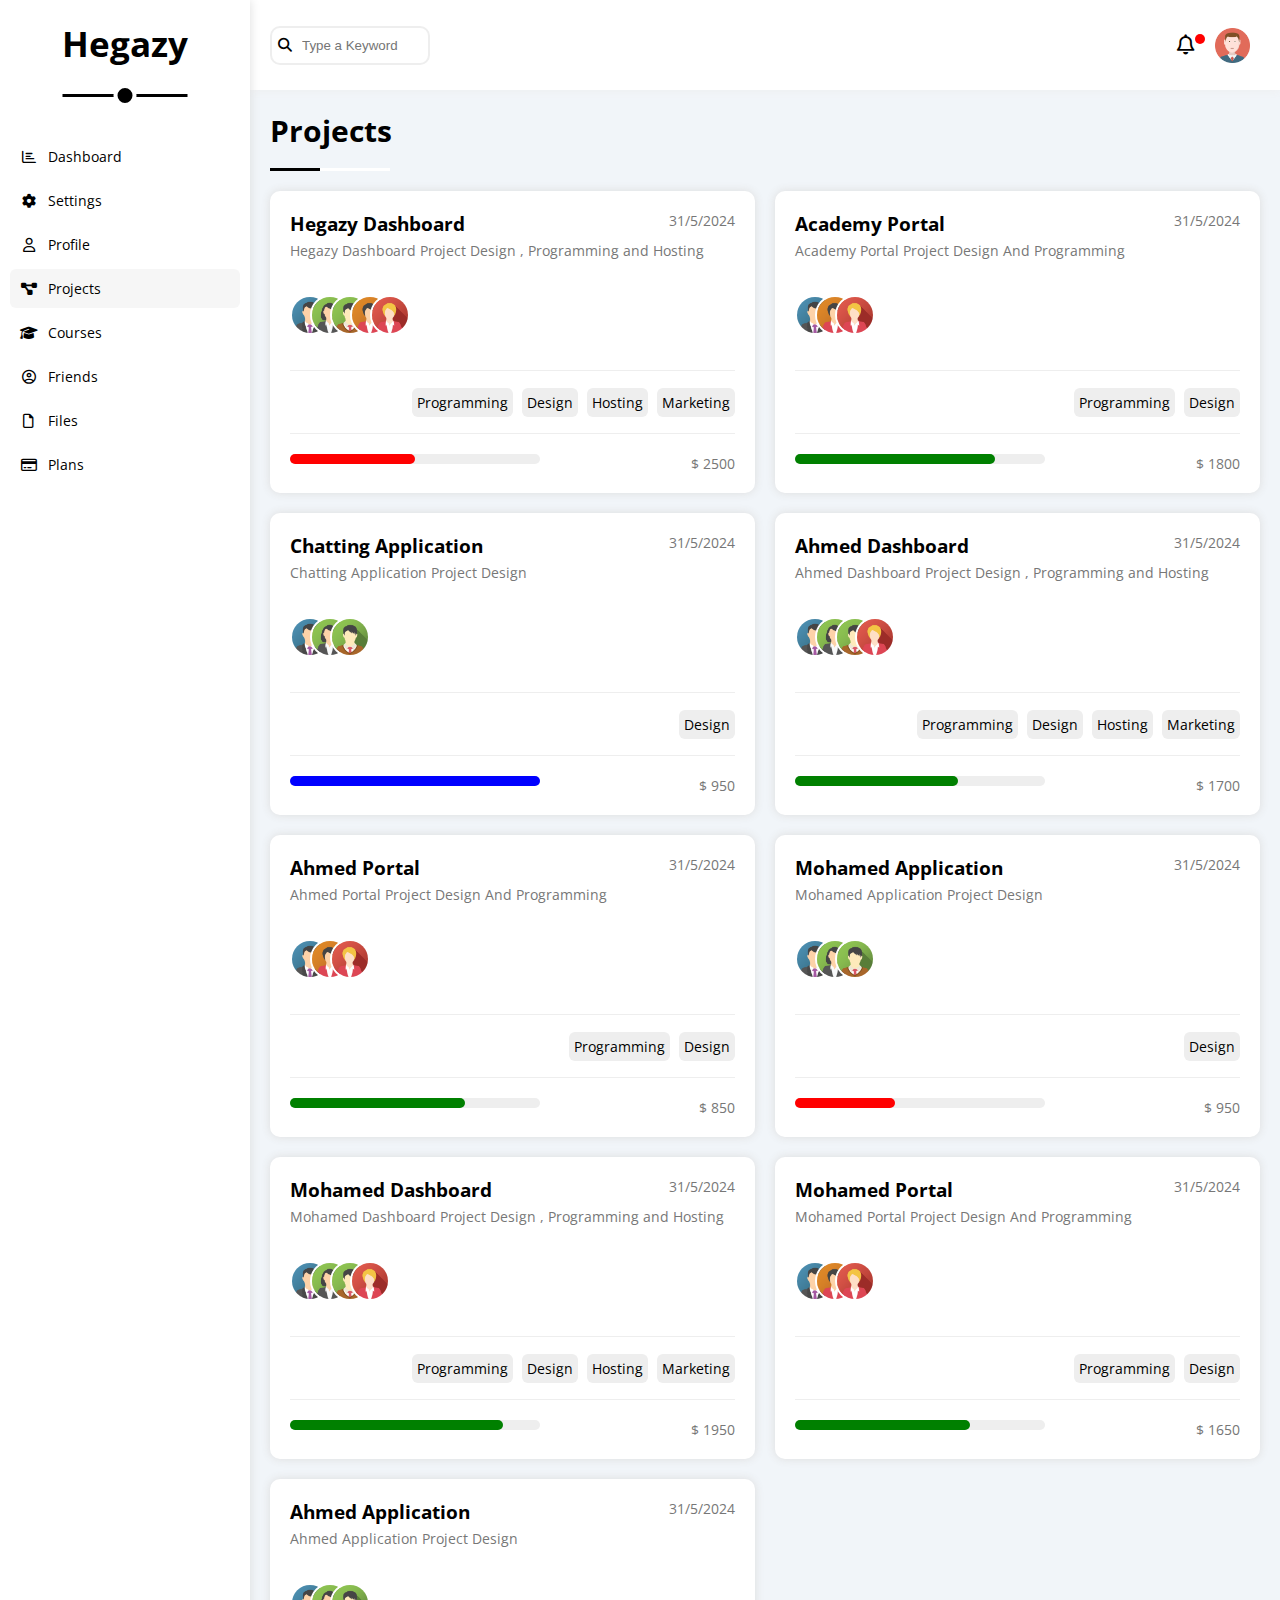
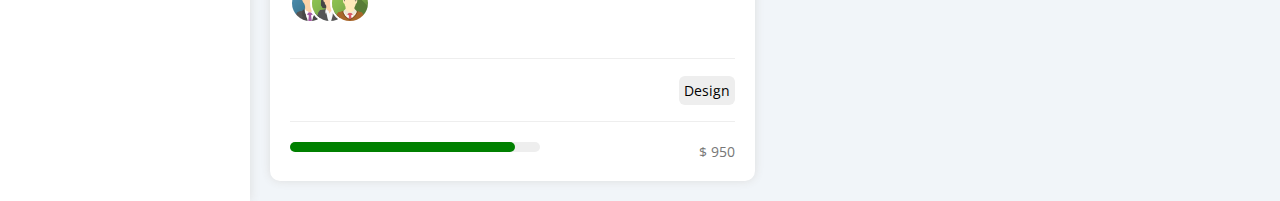
<file: projects.html>
<!DOCTYPE html>
<html lang="en">
  <head>
  <meta charset="UTF-8">
  <meta name="viewport" content="width=device-width, initial-scale=1.0">
  <link rel="stylesheet" href="css/all.min.css">
  <link rel="stylesheet" href="css/framework.css">
  <link rel="stylesheet" href="css/dash.css">
  <link rel="preconnect" href="https://fonts.googleapis.com" />
  <link rel="preconnect" href="https://fonts.gstatic.com" crossorigin />
  <link href="https://fonts.googleapis.com/css2?family=Open+Sans:wght@300;500&display=swap" rel="stylesheet" />
  <title>Projects</title>
  </head>
  <body>
    <div class="page d-flex">
      <div class="sidebar bg-white p-relative  ">
        <h3 class="p-relative pad-20 d-f-center">Hegazy</h3>
      <ul>
        <li>
          <a class="pad-10 font-14  d-flex c-black rad-6  " href="index.html">
            <i class="fa-regular fa-chart-bar fa-fw"></i>
            <span>Dashboard</span>
          </a>
        </li>
        <li>
          <a class="pad-10 font-14 d-flex c-black rad-6  " href="settings.html">
            <i class="fa-solid fa-gear fa-fw"></i>
            <span>Settings</span>
          </a>
        </li>
        <li>
          <a class=" pad-10 font-14  d-flex c-black rad-6  " href="profile.html">
            <i class="fa-regular fa-user fa-fw"></i>
            <span>Profile</span>
          </a>
        </li>
        <li>
          <a class="active pad-10 font-14  d-flex c-black rad-6  " href="projects.html">
            <i class="fa-solid fa-diagram-project fa-fw"></i>
            <span>Projects</span>
          </a>
        </li>
        <li>
          <a class="pad-10 font-14  d-flex c-black rad-6  " href="courses.html">
            <i class="fa-solid fa-graduation-cap fa-fw"></i>
            <span>Courses</span>
          </a>
        </li>
        <li>
          <a class="pad-10 font-14  d-flex c-black rad-6  " href="friends.html">
            <i class="fa-regular fa-circle-user fa-fw"></i>
            <span>Friends</span>
          </a>
        </li>
        <li>
          <a class="pad-10 font-14  d-flex c-black rad-6  " href="files.html">
            <i class="fa-regular fa-file fa-fw"></i>
            <span>Files</span>
          </a>
        </li>
        <li>
          <a class="pad-10 font-14  d-flex c-black rad-6  " href="plans.html">
            <i class="fa-regular fa-credit-card fa-fw"></i>
            <span>Plans</span>
          </a>
        </li>
      </ul>
    </div>
    <div class="content flex-g over-f-h">
      <div class="header d-flex pad-20 bg-white p-relative">
        <div class="search p-relative">
          <input  type="search" placeholder="Type a Keyword">
        </div>
        <div class="bell d-flex pad-10 p-relative">
          <i class="fa-regular fa-bell"></i>
          <img src="imgs/avatar.png" alt="">
        </div>
      </div>
      <h1 class="section marg-20 p-relative ">Projects</h1>
      <div class="projects d-grid pad-20 marg-t20">
        <div class="project bg-white pad-20 rad-10 box-s">
          <div class="name d-flex d-flex-sp-bet marg-b5">
            <h3>Hegazy Dashboard</h3>
            <span class="c-777 font-14">31/5/2024</span>
          </div>
          <p class="c-777 font-14">Hegazy Dashboard Project Design , Programming and Hosting</p>
          <div class="imgs d-flex align-c marg-t25">
            <img src="imgs/team-01.png" alt="">
            <img src="imgs/team-02.png" alt="">
            <img src="imgs/team-03.png" alt="">
            <img src="imgs/team-04.png" alt="">
            <img src="imgs/team-05.png" alt="">
          </div>
          <div class="tools txt-end pad-20 marg-t25 marg-b20">
            <span class="bg-ee font-14 pad-5 rad-6">Programming</span>
            <span class="bg-ee font-14 pad-5 rad-6 marg-l5">Design</span>
            <span class="bg-ee font-14 pad-5 rad-6 marg-l5">Hosting</span>
            <span class="bg-ee font-14 pad-5 rad-6 marg-l5">Marketing</span>
          </div>
          <div class="rate d-flex d-flex-sp-bet">
            <div class="bg-ee rad-6"><span class="h-100 bg-red d-block rad-6" style="width: 50%;"></span></div>
            <span class="c-777 font-14">$ 2500</span>
          </div>
        </div>
        <div class="project bg-white pad-20 rad-10 box-s">
          <div class="name d-flex d-flex-sp-bet marg-b5">
            <h3>Academy Portal</h3>
            <span class="c-777 font-14">31/5/2024</span>
          </div>
          <p class="c-777 font-14">Academy Portal Project Design And Programming</p>
          <div class="imgs d-flex align-c marg-t25">
            <img src="imgs/team-01.png" alt="">
            <img src="imgs/team-04.png" alt="">
            <img src="imgs/team-05.png" alt="">
          </div>
          <div class="tools txt-end pad-20 marg-t25 marg-b20">
            <span class="bg-ee font-14 pad-5 rad-6">Programming</span>
            <span class="bg-ee font-14 pad-5 rad-6 marg-l5">Design</span>
          </div>
          <div class="rate d-flex d-flex-sp-bet">
            <div class="bg-ee rad-6"><span class="h-100 bg-green d-block rad-6" style="width: 80%;"></span></div>
            <span class="c-777 font-14">$ 1800</span>
          </div>
        </div>
        <div class="project bg-white pad-20 rad-10 box-s">
          <div class="name d-flex d-flex-sp-bet marg-b5">
            <h3>Chatting Application</h3>
            <span class="c-777 font-14">31/5/2024</span>
          </div>
          <p class="c-777 font-14">Chatting Application Project Design</p>
          <div class="imgs d-flex align-c marg-t25">
            <img src="imgs/team-01.png" alt="">
            <img src="imgs/team-02.png" alt="">
            <img src="imgs/team-03.png" alt="">
          </div>
          <div class="tools txt-end pad-20 marg-t25 marg-b20">
            <span class="bg-ee font-14 pad-5 rad-6 marg-l5">Design</span>
          </div>
          <div class="rate d-flex d-flex-sp-bet">
            <div class="bg-ee rad-6"><span class="h-100 bg-blue d-block rad-6" style="width: 100%;"></span></div>
            <span class="c-777 font-14">$ 950</span>
          </div>
        </div>
        <div class="project bg-white pad-20 rad-10 box-s">
          <div class="name d-flex d-flex-sp-bet marg-b5">
            <h3>Ahmed Dashboard</h3>
            <span class="c-777 font-14">31/5/2024</span>
          </div>
          <p class="c-777 font-14">Ahmed Dashboard Project Design , Programming and Hosting</p>
          <div class="imgs d-flex align-c marg-t25">
            <img src="imgs/team-01.png" alt="">
            <img src="imgs/team-02.png" alt="">
            <img src="imgs/team-03.png" alt="">
            <img src="imgs/team-05.png" alt="">
          </div>
          <div class="tools txt-end pad-20 marg-t25 marg-b20">
            <span class="bg-ee font-14 pad-5 rad-6">Programming</span>
            <span class="bg-ee font-14 pad-5 rad-6 marg-l5">Design</span>
            <span class="bg-ee font-14 pad-5 rad-6 marg-l5">Hosting</span>
            <span class="bg-ee font-14 pad-5 rad-6 marg-l5">Marketing</span>
          </div>
          <div class="rate d-flex d-flex-sp-bet">
            <div class="bg-ee rad-6"><span class="h-100 bg-green d-block rad-6" style="width: 65%;"></span></div>
            <span class="c-777 font-14">$ 1700</span>
          </div>
        </div>
        <div class="project bg-white pad-20 rad-10 box-s">
          <div class="name d-flex d-flex-sp-bet marg-b5">
            <h3>Ahmed Portal</h3>
            <span class="c-777 font-14">31/5/2024</span>
          </div>
          <p class="c-777 font-14">Ahmed Portal Project Design And Programming</p>
          <div class="imgs d-flex align-c marg-t25">
            <img src="imgs/team-01.png" alt="">
            <img src="imgs/team-04.png" alt="">
            <img src="imgs/team-05.png" alt="">
          </div>
          <div class="tools txt-end pad-20 marg-t25 marg-b20">
            <span class="bg-ee font-14 pad-5 rad-6">Programming</span>
            <span class="bg-ee font-14 pad-5 rad-6 marg-l5">Design</span>
          </div>
          <div class="rate d-flex d-flex-sp-bet">
            <div class="bg-ee rad-6"><span class="h-100 bg-green d-block rad-6" style="width: 70%;"></span></div>
            <span class="c-777 font-14">$ 850</span>
          </div>
        </div>
        <div class="project bg-white pad-20 rad-10 box-s">
          <div class="name d-flex d-flex-sp-bet marg-b5">
            <h3>Mohamed Application</h3>
            <span class="c-777 font-14">31/5/2024</span>
          </div>
          <p class="c-777 font-14">Mohamed Application Project Design</p>
          <div class="imgs d-flex align-c marg-t25">
            <img src="imgs/team-01.png" alt="">
            <img src="imgs/team-02.png" alt="">
            <img src="imgs/team-03.png" alt="">
          </div>
          <div class="tools txt-end pad-20 marg-t25 marg-b20">
            <span class="bg-ee font-14 pad-5 rad-6 marg-l5">Design</span>
          </div>
          <div class="rate d-flex d-flex-sp-bet">
            <div class="bg-ee rad-6"><span class="h-100 bg-red d-block rad-6" style="width: 40%;"></span></div>
            <span class="c-777 font-14">$ 950</span>
          </div>
        </div>
        <div class="project bg-white pad-20 rad-10 box-s">
          <div class="name d-flex d-flex-sp-bet marg-b5">
            <h3>Mohamed Dashboard</h3>
            <span class="c-777 font-14">31/5/2024</span>
          </div>
          <p class="c-777 font-14">Mohamed Dashboard Project Design , Programming and Hosting</p>
          <div class="imgs d-flex align-c marg-t25">
            <img src="imgs/team-01.png" alt="">
            <img src="imgs/team-02.png" alt="">
            <img src="imgs/team-03.png" alt="">
            <img src="imgs/team-05.png" alt="">
          </div>
          <div class="tools txt-end pad-20 marg-t25 marg-b20">
            <span class="bg-ee font-14 pad-5 rad-6">Programming</span>
            <span class="bg-ee font-14 pad-5 rad-6 marg-l5">Design</span>
            <span class="bg-ee font-14 pad-5 rad-6 marg-l5">Hosting</span>
            <span class="bg-ee font-14 pad-5 rad-6 marg-l5">Marketing</span>
          </div>
          <div class="rate d-flex d-flex-sp-bet">
            <div class="bg-ee rad-6"><span class="h-100 bg-green d-block rad-6" style="width: 85%;"></span></div>
            <span class="c-777 font-14">$ 1950</span>
          </div>
        </div>
        <div class="project bg-white pad-20 rad-10 box-s">
          <div class="name d-flex d-flex-sp-bet marg-b5">
            <h3>Mohamed Portal</h3>
            <span class="c-777 font-14">31/5/2024</span>
          </div>
          <p class="c-777 font-14">Mohamed Portal Project Design And Programming</p>
          <div class="imgs d-flex align-c marg-t25">
            <img src="imgs/team-01.png" alt="">
            <img src="imgs/team-04.png" alt="">
            <img src="imgs/team-05.png" alt="">
          </div>
          <div class="tools txt-end pad-20 marg-t25 marg-b20">
            <span class="bg-ee font-14 pad-5 rad-6">Programming</span>
            <span class="bg-ee font-14 pad-5 rad-6 marg-l5">Design</span>
          </div>
          <div class="rate d-flex d-flex-sp-bet">
            <div class="bg-ee rad-6"><span class="h-100 bg-green d-block rad-6" style="width: 70%;"></span></div>
            <span class="c-777 font-14">$ 1650</span>
          </div>
        </div>
        <div class="project bg-white pad-20 rad-10 box-s">
          <div class="name d-flex d-flex-sp-bet marg-b5">
            <h3>Ahmed Application</h3>
            <span class="c-777 font-14">31/5/2024</span>
          </div>
          <p class="c-777 font-14">Ahmed Application Project Design</p>
          <div class="imgs d-flex align-c marg-t25">
            <img src="imgs/team-01.png" alt="">
            <img src="imgs/team-02.png" alt="">
            <img src="imgs/team-03.png" alt="">
          </div>
          <div class="tools txt-end pad-20 marg-t25 marg-b20">
            <span class="bg-ee font-14 pad-5 rad-6 marg-l5">Design</span>
          </div>
          <div class="rate d-flex d-flex-sp-bet">
            <div class="bg-ee rad-6"><span class="h-100 bg-green d-block rad-6" style="width: 90%;"></span></div>
            <span class="c-777 font-14">$ 950</span>
          </div>
        </div>
      </div>
    </div>
  </body>
</html>
</file>
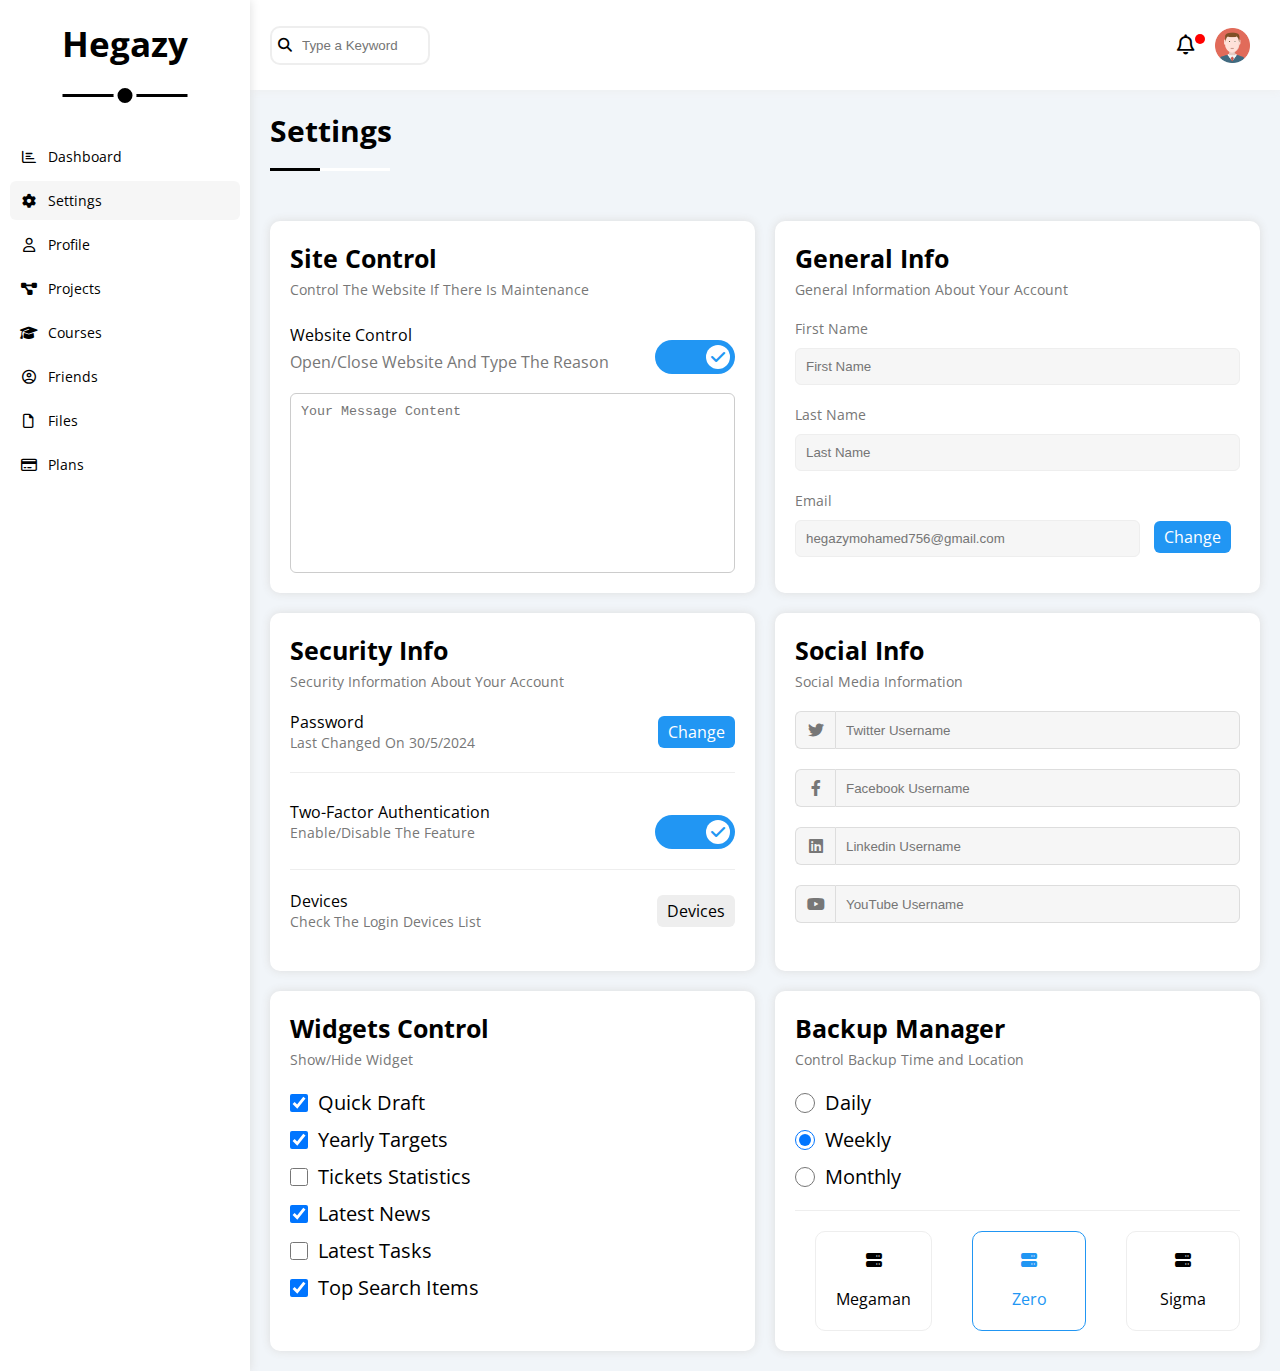
<file: settings.html>
<!DOCTYPE html>
<html lang="en">
  <head>
  <meta charset="UTF-8">
  <meta name="viewport" content="width=device-width, initial-scale=1.0">
  <link rel="stylesheet" href="css/all.min.css">
  <link rel="stylesheet" href="css/framework.css">
  <link rel="stylesheet" href="css/dash.css">
  <link rel="preconnect" href="https://fonts.googleapis.com" />
  <link rel="preconnect" href="https://fonts.gstatic.com" crossorigin />
  <link href="https://fonts.googleapis.com/css2?family=Open+Sans:wght@300;500&display=swap" rel="stylesheet" />
  <title>Settings</title>
  </head>
  <body>
    <div class="page d-flex">
      <div class="sidebar bg-white p-relative  ">
        <h3 class="p-relative pad-20 d-f-center">Hegazy</h3>
      <ul>
        <li>
          <a class="pad-10 font-14  d-flex c-black rad-6  " href="index.html">
            <i class="fa-regular fa-chart-bar fa-fw"></i>
            <span>Dashboard</span>
          </a>
        </li>
        <li>
          <a class="active pad-10 font-14 d-flex c-black rad-6  " href="settings.html">
            <i class="fa-solid fa-gear fa-fw"></i>
            <span>Settings</span>
          </a>
        </li>
        <li>
          <a class="pad-10 font-14  d-flex c-black rad-6  " href="profile.html">
            <i class="fa-regular fa-user fa-fw"></i>
            <span>Profile</span>
          </a>
        </li>
        <li>
          <a class="pad-10 font-14  d-flex c-black rad-6  " href="projects.html">
            <i class="fa-solid fa-diagram-project fa-fw"></i>
            <span>Projects</span>
          </a>
        </li>
        <li>
          <a class="pad-10 font-14  d-flex c-black rad-6  " href="courses.html">
            <i class="fa-solid fa-graduation-cap fa-fw"></i>
            <span>Courses</span>
          </a>
        </li>
        <li>
          <a class="pad-10 font-14  d-flex c-black rad-6  " href="friends.html">
            <i class="fa-regular fa-circle-user fa-fw"></i>
            <span>Friends</span>
          </a>
        </li>
        <li>
          <a class="pad-10 font-14  d-flex c-black rad-6  " href="files.html">
            <i class="fa-regular fa-file fa-fw"></i>
            <span>Files</span>
          </a>
        </li>
        <li>
          <a class="pad-10 font-14  d-flex c-black rad-6  " href="plans.html">
            <i class="fa-regular fa-credit-card fa-fw"></i>
            <span>Plans</span>
          </a>
        </li>
      </ul>
    </div>
    <div class="content flex-g over-f-h">
      <div class="header d-flex pad-20 bg-white p-relative">
        <div class="search p-relative">
          <input  type="search" placeholder="Type a Keyword">
        </div>
        <div class="bell d-flex pad-10 p-relative">
          <i class="fa-regular fa-bell"></i>
          <img src="imgs/avatar.png" alt="">
        </div>
      </div>
      <h1 class="section marg-20 p-relative ">Settings</h1>
      <div class="settings d-grid pad-20">
        <div class="site bg-white pad-20 rad-10 box-s">
          <h3 class="font-25 marg-b5">Site Control</h3>
          <p class="c-777 font-14">Control The Website If There Is Maintenance</p>
          <div class="d-flex d-flex-sp-bet align-c" >
            <div>
              <p class=" marg-b5 marg-t25">Website Control</p>
              <p class="c-777 marg-b20">Open/Close Website And Type The Reason</p>
            </div>
            <label>
              <input type="checkbox" class="check-input" checked>
              <div class="check-icon p-relative"></div>
            </label>
          </div>
          <textarea class=" d-block rad-6 b-o-none w-100 pad-10 " placeholder="Your Message Content"></textarea>
        </div>
        <div class="general-info bg-white pad-20 rad-10 box-s">
          <h3 class="font-25 marg-b5">General Info</h3>
          <p class="c-777  font-14 marg-b20">General Information About Your Account</p>
          <label class="d-block c-777 font-14 marg-b10" for="first">First Name</label>
          <input id="first" class="d-block w-100 b-o-none border pad-10 bg-f6 marg-b20 rad-6" type="text" placeholder="First Name">
          <label class="d-block c-777 font-14 marg-b10 " for="last">Last Name</label>
          <input id="last" class="d-block w-100 b-o-none border pad-10 bg-f6 marg-b20 rad-6" type="text" placeholder="Last Name">
          <label class="d-block c-777 font-14 marg-b10">Email</label>
          <input class=" b-o-none border pad-10 bg-f6 rad-6" type="email" placeholder="hegazymohamed756@gmail.com" disabled>
          <span class="btn-shape marg-l10 c-white rad-6 change-bg">Change</span>
        </div>
        <div class="security bg-white pad-20 rad-10 box-s">
          <h3 class="font-25 marg-b5">Security Info</h3>
          <p class="c-777  font-14 marg-b20">Security Information About Your Account</p>
          <div class="d-flex d-flex-sp-bet align-c pad-b20">
            <div>
              <p>Password</p>
              <p class="c-777  font-14">Last Changed On 30/5/2024</p>
            </div>
            <span class="btn-shape c-white rad-6 change-bg cursor-p">Change</span>
          </div>
          <div class="d-flex d-flex-sp-bet align-c pad-b20 marg-t20">
            <div>
              <p>Two-Factor Authentication</p>
              <p class="c-777  font-14">Enable/Disable The Feature</p>
            </div>
            <label>
              <input type="checkbox" class="check-input" checked>
              <div class="check-icon p-relative"></div>
            </label>
          </div>
          <div class="d-flex d-flex-sp-bet align-c marg-t20 marg-b20">
            <div>
              <p>Devices</p>
              <p class="c-777  font-14">Check The Login Devices List</p>
            </div>
            <span class="btn bg-ee cursor-p rad-6">Devices</span>
          </div>
        </div>
        <div class="social-info bg-white pad-20 rad-10 box-s">
          <h3 class="font-25 marg-b5">Social Info</h3>
          <p class="c-777  font-14 marg-b20">Social Media Information</p>
          <div class="d-flex marg-b20">
            <i class="fa-brands fa-twitter border-ddd c-777 h-100 d-f-center pad-10 bg-f6 "></i>
            <input type="text" placeholder="Twitter Username" class="flex-g b-o-none border-ddd pad-10 bg-f6 rad-6">
          </div>
          <div class="d-flex marg-b20">
            <i class="fa-brands fa-facebook-f border-ddd c-777 h-100 d-f-center pad-10 bg-f6 "></i>
            <input type="text" placeholder="Facebook Username" class="flex-g b-o-none border-ddd pad-10 bg-f6 rad-6">
          </div>
          <div class="d-flex marg-b20">
            <i class="fa-brands fa-linkedin border-ddd c-777 h-100 d-f-center pad-10 bg-f6  "></i>
            <input type="text" placeholder="Linkedin Username" class="flex-g b-o-none border-ddd pad-10 bg-f6 rad-6">
          </div>
          <div class="d-flex">
            <i class="fa-brands fa-youtube border-ddd c-777 h-100 d-f-center pad-10 bg-f6  "></i>
            <input type="text" placeholder="YouTube Username" class="flex-g b-o-none border-ddd pad-10 bg-f6 rad-6">
          </div>
        </div>
        <div class="widget bg-white pad-20 rad-10 box-s">
          <h3 class="font-25 marg-b5">Widgets Control</h3>
          <p class="c-777  font-14 marg-b20">Show/Hide Widget</p>
          <div class="marg-b10 d-flex align-c">
            <input type="checkbox" class="font-20" id="one" checked>
            <label for="one" class="marg-l10 font-20">Quick Draft</label>
          </div>
          <div class="marg-b10 d-flex align-c">
            <input type="checkbox" class="" id="two" checked>
            <label for="two" class="marg-l10 font-20">Yearly Targets</label>
          </div>
          <div class="marg-b10 d-flex align-c">
            <input type="checkbox" class="" id="three">
            <label for="three" class="marg-l10 font-20">Tickets Statistics</label>
          </div>
          <div class="marg-b10 d-flex align-c">
            <input type="checkbox" class="" id="four" checked>
            <label for="four" class="marg-l10 font-20">Latest News</label>
          </div>
          <div class="marg-b10 d-flex align-c">
            <input type="checkbox" class="" id="five">
            <label for="five" class="marg-l10 font-20">Latest Tasks</label>
          </div>
          <div class="d-flex align-c">
            <input type="checkbox" class="" id="six" checked>
            <label for="six" class="marg-l10 font-20">Top Search Items</label>
          </div>
        </div>
        <div class="backup bg-white pad-20 rad-10 box-s">
          <h3 class="font-25 marg-b5">Backup Manager</h3>
          <p class="c-777  font-14 marg-b20">Control Backup Time and Location</p>
          <div class="marg-b10 d-flex align-c">
            <input type="radio" class="" name="one" id="daily" >
            <label for="daily" class="marg-l10 font-20 cursor-p">Daily</label>
          </div>
          <div class="marg-b10 d-flex align-c">
            <input type="radio" class="" name="one" id="weekly" checked>
            <label for="weekly" class="marg-l10 font-20 cursor-p">Weekly</label>
          </div>
          <div class="marg-b10 d-flex align-c border-b pad-b20">
            <input type="radio" class="" name="one" id="monthly" >
            <label for="monthly" class="marg-l10 font-20 cursor-p">Monthly</label>
          </div>
          <div class="choose d-flex d-flex-sp-bet marg-t20 gap-20">
            <input type="radio" class="mega" id="mega" name="only-one">
            <div class="mega flex-g txt-c border rad-10 "name="only-one">
              <label for="mega" class="cursor-p d-block pad-20">
                <i class="fa-solid fa-server d-block marg-b20"></i>
                Megaman
              </label>
            </div>
            <input type="radio" class="mega" id="zero" name="only-one" checked>
            <div class="zero flex-g txt-c border rad-10">
              <label for="zero" class="cursor-p d-block pad-20">
                <i class="fa-solid fa-server d-block marg-b20"></i>
                Zero
              </label>
            </div>
            <input type="radio" class="mega" id="sigma" name="only-one">
            <div class="sigma flex-g txt-c border rad-10">
              <label for="sigma" class="cursor-p d-block pad-20">
                <i class="fa-solid fa-server d-block marg-b20"></i>
                Sigma
              </label>
            </div>
          </div>
        </div>
      </div>
    </div>
  </body>
</html>
</file>
<file: css/framework.css>
:root {
  --main-color: #2196f3;
  --main-color-alt: #1787e0;
  --main-transition: 0.3s;
  --main-padding-top: 100px;
  --main-padding-bottom: 100px;
  --section-background: #ececec;
  --sec-section-bg:#eee;
}
/* Shapes */
.btn-shape {
  background: var(--main-color);
  padding: 5px 10px;
  display: block;
  width: fit-content;
  margin-left: auto;
}
.btn {
  padding: 5px 10px;
  display: block;
  width: fit-content;
}
/* ================================================================================ */
/* Colors */
.box-s {
  box-shadow: 0 0 10px #ddd;
}
.bg-red {
  background-color: red;
}
.bg-green {
  background-color: green;
}
.bg-blue {
  background-color: blue;
}
.bg-orange {
  background-color: orange;
}
.bg-white {
  background-color: white;
}
.bg-alt-main {
  background-color: var(--main-color-alt);
}
.bg-ee {
  background-color: var(--sec-section-bg)
}
.bg-main {
  background-color: var(--main-color);
}
.bg-f6 {
  background-color: #f6f6f6;
}
.bg-ccc {
  background-color: #ccc;
}
.c-black {
  color: black;
}
.c-777 {
  color: #777;
}
.c-white {
  color: white;
}
.c-red {
  color: red;
}
.c-green {
  color: green;
}
.c-blue {
  color: blue;
}
.c-orange {
  color: orange;
}
.c-main {
  color: var(--main-color);
}
.c-alt-main {
  color: var(--main-color-alt);
}
/* ================================================================================ */
/* padding */
.pad-5 {
  padding: 5px;
}
.pad-10 {
  padding: 10px;
}
.pad-t10{
  padding-top: 10px;
}
.pad-r10{
  padding-right: 10px;
}
.pad-b10{
  padding-bottom: 10px;
}
.pad-l10{
  padding-left: 10px;
}
.pad-15 {
  padding: 15px;
}
.pad-20 {
  padding: 20px;
}
.pad-t20{
  padding-top: 20px;
}
.pad-r20{
  padding-right: 20px;
}
.pad-b20{
  padding-bottom: 20px;
}
.pad-l20{
  padding-left: 20px;
}
.pad-30 {
  padding: 30px;
}
/* ================================================================================ */
/* margin */
.marg-t5 {
  margin-top: 5px;
}
.marg-r5 {
  margin-right: 5px;
}
.marg-b5 {
  margin-bottom: 5px;
}
.marg-l5 {
  margin-left: 5px;
}
.marg-10 {
  margin: 10px;
}
.marg-t10 {
  margin-top: 10px;
}
.marg-r10 {
  margin-right: 10px;
}
.marg-b10 {
  margin-bottom: 10px;
}
.marg-l10 {
  margin-left: 10px;
}
.marg-20 {
  margin: 20px;
}
.marg-t20 {
  margin-top: 20px;
}
.marg-r20 {
  margin-right: 20px;
}
.marg-b20 {
  margin-bottom: 20px;
}
.marg-l20 {
  margin-left: 20px;
}
.marg-t25 {
  margin-top: 25px;
}
/* ================================================================================ */
/* font size */
.font-12 {
  font-size: 12px;
}
.font-13 {
  font-size: 13px;
}
.font-14 {
  font-size: 14px;
}
.font-20 {
  font-size: 20px;
}
.font-25 {
  font-size: 25px;
}
.font-bold {
  font-weight: bold;
}
.font-nor {
  font-weight: normal;
}
/* ================================================================================ */
/* border */
.rad-6 {
  border-radius: 6px;
}
 .rad-10 {
 border-radius: 10px; 
} 
.rad-50p {
  border-radius: 50%;
}
/* ================================================================================ */
/* flex */
.d-flex {
  display: flex;
}
.d-flex-sp-bet{
  justify-content: space-between;
}
.d-f-center {
  display: flex;
  justify-content: center;
  align-items: center;
}
.flex-g {
  flex: 1;
}
.align-c {
  align-items: center;
}
.txt-c {
  text-align: center;
}
.txt-end {
  text-align: end;
}
/* ================================================================================ */
.d-block {
  display: block;
}
.over-f-h {
  overflow: hidden;
}
/* ================================================================================ */
/* grid */
.d-grid {
  display: grid;
}
.d-g-3x {
  display: grid;
  grid-template-columns: repeat(auto-fill , minmax(300px , 1fr));
}
.gap-20 {
  gap: 20px;
}
/* ================================================================================ */
/* position */
.p-relative {
  position: relative;
}
/* ================================================================================ */
/* width and heights */
.w-fit {
  width: fit-content;
}
.w-100 {
  width: 100%;
}
.h-100 {
  height: 100%;
}
/* ================================================================================ */
/* none  */
.b-o-none {
  border: none;
  outline: none;
}
.border {
  border: 1px solid #eee;
}
.border-b {
  border-bottom: 1px solid #eee;
}
.border-ddd {
  border: 1px solid #ddd;
}
/* ================================================================================ */
/* Hover  */
.change-bg {
  transition: var(--main-transition);
}
.change-bg:hover {
  background-color: var(--main-color-alt);
}
/* ================================================================================ */
.cursor-p {
  cursor: pointer;
}
</file>
<file: css/dash.css>
*{
  -webkit-box-sizing: border-box;
  -moz-box-sizing: border-box;
  box-sizing: border-box;
  padding: 0;
  margin: 0;
}
:root {
  --main-color: #2196f3;
  --main-color-alt: #1787e0;
  --main-transition: 0.3s;
  --main-padding-top: 100px;
  --main-padding-bottom: 100px;
  --section-background: #ececec;
  --sec-section-bg:#eee;
}
html {
  scroll-behavior: smooth;
}
ul {
  list-style: none;
}
body {
  font-family: "Open Sans", sans-serif;
  min-height: 100vh;
}
a {
  text-decoration: none;
}
.page {
  background-color: #f1f5f9;
}
.content {
  background-color: #f1f5f9;
}
/* Component  */
::-webkit-scrollbar {
  width: 15px;
}
::-webkit-scrollbar-thumb {
  background-color: var(--main-color);
}
::-webkit-scrollbar-thumb:hover {
  background-color: var(--main-color-alt);
}
::-webkit-scrollbar-track {
  background-color: white;
}
.section {
  font-size: 30px;
}
.section::before , 
.section::after {
  content: "";
  position: absolute;
  height: 3px;
  left: 0;
  bottom: -20px;
}
.section::before {
  background-color: white;
  width: 120px;
}
.section::after {
  width: 50px;
  background-color: black;
}
.active{
  background-color: #f6f6f6;
}
/* Component End */
/* SideBar  */
.sidebar {
  width: 250px;
  box-shadow: 0 0 10px #ddd;
  z-index: 2;
}
.sidebar h3 {
  margin-bottom: 50px;
  font-size: 35px;
  /* color: var(--main-color); */
}
.sidebar h3::before ,
.sidebar h3::after {
  content: "";
  position: absolute;
  bottom: -10px;
  background-color: black;
  left: 50%;
  transform: translateX(-50%);
}
.sidebar h3::before {
  width: 50%;
  height: 3px;
}
.sidebar h3::after {
  width: 15px;
  height: 15px;
  border-radius: 50%;
  border: 4px solid white;
  bottom: -19.5px;
}
.sidebar a {
  align-items: center;
  margin: 5px 10px;
  /* color: var(--main-color); */
}
.sidebar a i {
  margin-right: 10px;
}
.sidebar a:hover {
  background-color: #f6f6f6;
}
/* SideBar End */
/* Header  */
.header {
  align-items: center;
  justify-content: space-between;
  height: 90px;
  box-shadow: 0 0 10px #eee;
}
.header .search::before {
  content: "\f002";
  font-weight: 900;
  font-family: "font awesome 6 Free";
  position: absolute;
  left: 5%;
  top: 50%;
  transform: translateY(-50%);
  font-size: 14px;
}
.header .search input {
  padding: 10px 10px 10px 30px;
  border: 2px solid #eee;
  outline: none;
  width: 160px;
  transition: var(--main-transition);
  border-radius: 10px;
}
.header .search input:focus{
  width: 190px;
  border-color: #d4d4dd;
}
.header .search input:focus::placeholder{
  color: transparent;
}
.header .bell {
  align-items: center;
}
.header .bell::before {
  content: "";
  position: absolute;
  width: 10px;
  height: 10px;
  border-radius: 50%;
  background-color: red;
  left: 30%;
  top: 30%;
}
.header .bell img {
  width: 35px;
}
.header .bell i {
  margin-right: 20px;
  font-size: 20px;
}
@media (max-width:767px) {
  .sidebar {
    width: 60px;
  }
  .sidebar h3 {
    font-size: 12px;
    margin-bottom: 0px;
  }
  .sidebar h3::before ,
  .sidebar h3::after ,
  .sidebar a span {
    display: none;
  }
}
/* Header End */
/* Dashboard */
.dash {
  grid-template-columns: repeat(auto-fill , minmax(400px , 1fr));
  gap: 20px;
}
.dash .welcome .intro {
  justify-content: space-between;
}
.dash .intro img:first-of-type {
  width: 200px;
}
.dash .intro img:last-of-type {
  width: 50px;
  position: absolute;
  bottom: -25px;
  left: 25px;
}
.dash .intro h3 {
  font-size: 25px;
}
.dash .welcome .text {
  background-color: white;
  padding: 50px 0 ;

}
.dash .text > div {
  justify-content: space-between;
  border-top: 1px solid #f6f6f6;
  border-bottom: 1px solid #f6f6f6;
}
.dash .text p span {
  display: block;
}
.dash .text > div p {
  text-align: center;
}
/* ================================================================================ */
.draft form {
  flex-wrap: wrap;
  flex-direction: column;
}
.draft textarea {
  height: 150px;
  resize: none;
}
/* ================================================================================ */
.target .categories .money  div:first-child {
  background-color: rgb(175 218 243);
  width: 80px;
  height: 80px;
}
.target .categories .money .percent {
  background-color: rgb(175 218 243);
  height: 5px;
}
.target .categories .money .percent span {
  background-color: var(--main-color);
}
.target .categories .money .percent span::after {
  font-size: 14px;
  background-color: var(--main-color);
  color: white;
  border-radius: 6px;
  padding: 2px 5px;
  content: attr(data);
  position: absolute;
  top: -40px;
  right: -14px;
}
.target .categories .money .percent span::before {
  content: "";
  position: absolute;
  top: -21px;
  right: -5px;
  border: 10px solid var(--main-color);
  width: 0;
  height: 0;
  border-color: var(--main-color) transparent transparent;
}
.target .categories .proj  div:first-child {
  background-color: #ffa5004f;
  width: 80px;
  height: 80px;
} 
.target .categories .proj .percent {
  background-color: #ffa5004f;
  height: 5px;
}
.target .categories .proj .percent span {
  background-color: orange;
}
.target .categories .proj .percent span::after {
  font-size: 14px;
  background-color: orange;
  color: white;
  border-radius: 6px;
  padding: 2px 5px;
  content: attr(data);
  position: absolute;
  top: -40px;
  right: -14px;
}
.target .categories .proj .percent span::before {
  content: "";
  position: absolute;
  top: -21px;
  right: -5px;
  border: 10px solid;
  width: 0;
  height: 0;
  border-color: orange transparent transparent;
}
.target .categories .user  div:first-child {
  background-color: #00800045;
  width: 80px;
  height: 80px;
}
.target .categories .user .percent {
  height: 5px;
  background-color: #00800045;
}
.target .categories .user .percent span {
  background-color: green;
}
.target .categories .user .percent span::after {
  font-size: 14px;
  background-color: green;
  color: white;
  border-radius: 6px;
  padding: 2px 5px;
  content: attr(data);
  position: absolute;
  top: -40px;
  right: -14px;
}
.target .categories .user .percent span::before {
  content: "";
  position: absolute;
  top: -21px;
  right: -5px;
  border: 10px solid;
  width: 0;
  height: 0;
  border-color: green transparent transparent;
}
/* ================================================================================ */
.stats .state {
  grid-template-columns: repeat(auto-fill , minmax(180px , 1fr));
  gap:20px
}
.stats .state > div {
  flex-direction: column;
  border: 1px solid #eee;
}
/* ================================================================================ */
.news .new {
  justify-content: space-between;
}
.news .new:not(:last-of-type) {
  border-bottom: 2px solid #f6f6f6;
  padding-bottom: 20px;
}
.news .new img {
  width: 100px;
}
/* ================================================================================ */
.tasks > div {
  justify-content: space-between;
  border-bottom: 2px solid #eee;
  padding-bottom: 20px;
}
.tasks > div:last-of-type {
  border: none;
  padding: 0;
}
.tasks del {
  color: #77777752;
}
.tasks i:hover {
  color: var(--main-color);
  cursor: pointer;
}
/* ================================================================================ */
.uploads .upload img {
  width: 35px;
}
.uploads .upload:not(:last-of-type) {
  padding-bottom: 10px;
  border-bottom: 1px solid var(--sec-section-bg);
}
/* ================================================================================ */
.latest-projects .one span {
  content: "";
  width: 25px;
  height: 25px;
  border: 2px solid white;
  outline: 2px solid var(--main-color);
}
.latest-projects .one:nth-child(5) span {
  animation: change-color 1.5s linear infinite;
}
.latest-projects .one:not(:last-child) span::before{
  content: "";
  position: absolute;
  height: 18px;
  width: 2px;
  background-color: var(--main-color);
  left: 50%;
  bottom: -20px;
}
@keyframes change-color {
  0% {
    background-color: var(--main-color);
  }
  50% {
    background-color: white;
  }
  100% {
    background-color: var(--main-color);
  }
}
/* ================================================================================ */
.reminders > div {
  padding-left: 40px;
}
.reminders > div::before{
  content: "";
  position: absolute;
  height: 100%;
  width: 3px;
  left: 22px;
  top: 0;
  background-color: red;
}
.reminders > div::after{
  content: "";
  position: absolute;
  height: 16px;
  width: 16px;
  left: -6px;
  top: calc(50% - 8px);
  border-radius: 50%;
  background-color: red;
}
.reminders > div:nth-of-type(1):before ,
.reminders > div:nth-of-type(1):after {
  background-color: var(--main-color);
}
.reminders > div:nth-of-type(2):before ,
.reminders > div:nth-of-type(2):after {
  background-color: rgba(0, 128, 0, 0.527);
}
.reminders > div:nth-of-type(3):before ,
.reminders > div:nth-of-type(3):after {
  background-color: rgba(255, 166, 0, 0.726);
}
/* ================================================================================ */
.post img {
  width: 50px;
}
.post .id {
  padding-bottom: 20px;
  border-bottom: 2px solid var(--sec-section-bg);
}
.post > p {
  line-height: 1.6;
  padding-bottom: 20px;
  border-bottom: 2px solid var(--sec-section-bg);
}
/* ================================================================================ */
.social > div {
  height: 52px;
  background-color: #eee;
  padding-right: 20px;
}
.social i {
  width: 50px;
  transition: var(--main-transition);
}
.social i:hover {
  transform: rotate(5deg);
}
.social > div:nth-of-type(1) {
  background-color: rgb(24 119 242 / 20%);
}
.social > div:nth-of-type(2) {
  background-color: rgba(24, 118, 242, 25%);
}
.social > div:nth-of-type(3){
  background-color: rgba(255, 0, 0, 0.144);
}
.social > div:nth-of-type(4){
  background-color: rgba(24, 118, 242, 25%);
}
.social > div:nth-of-type(1) i ,
.social > div:nth-of-type(1) a  {
  background-color: var(--main-color);
}
.social > div:nth-of-type(2) i ,
.social > div:nth-of-type(2) a{
  background-color: var(--main-color-alt);
}
.social > div:nth-of-type(3) i ,
.social > div:nth-of-type(3) a{
  background-color: red;
}
.social > div:nth-of-type(4) i ,
.social > div:nth-of-type(4) a{
  background-color: #0077b5;
}
/* ================================================================================ */
.projects-table .table {
  overflow-x: auto;
}
.projects-table table {
  border-spacing: 0;
  min-width: 1000px;
}
.projects-table table td {
  padding: 20px;
  border-left: 1px solid #eee;
  border-bottom: 1px solid #eee;
}
.projects-table table thead td {
  background-color: #eee;
  font-weight: bold;
}
.projects-table table tbody td {
  color: #777;
  transition: var(--main-transition);
}
.projects-table table tbody tr:hover td {
  background-color: #faf9f9;
}
.projects-table img {
  width: 30px;
  border-radius: 50%;
}
.projects-table img:not(:first-of-type) {
  margin-left: -20px;
}

/* ================================================================================ */
/* Media */
@media (max-width:767px) {
  .dash {
    grid-template-columns: repeat(auto-fill , minmax(300px , 1fr));
    gap: 20px;
    padding: 0px;
    margin-top: 50px;
  }
  .dash > div {
    margin: 0 10px;
  }
  .dash .welcome img:first-of-type {
    display: none;
  }
  .dash .welcome img:last-of-type {
    width: 60px;
    left: 50%;
    transform: translateX(-50%);
  }
  .dash .welcome .text > div {
    flex-direction: column;
  }
  .dash .welcome .text > div p {
    margin-bottom: 15px;
  }
  .dash .welcome .text > div p span {
    margin-top: 5px;
  }
  .news h3 {
    text-align: center;
  }
  .news .new {
    flex-direction: column;
    align-items: center;
    justify-content: center;
    margin-top: 20px;
    margin-bottom: 20px;
  }
}
/* Media End*/
/* Dashboard End */
/* Settings */
.settings {
  grid-template-columns: repeat(auto-fill,minmax(450px , 1fr));
  gap: 20px;
  margin-top: 50px;
}
.check-icon {
  width: 80px;
  height: 34px;
  border-radius: 20px;
  background-color: #ccc;
  cursor: pointer;
  transition: var(--main-transition);
}
.check-input {
  -webkit-appearance: none;
  appearance: none;
}
.check-icon::before{
  content: "\f00d";
  font-family: "Font Awesome 6 Free";
  font-weight: 900;
  position: absolute;
  width: 24px;
  height: 24px;
  top: 5px ;
  left: 5px;
  display: flex;
  justify-content: center;
  align-items: center;
  background-color: white;
  color: #ccc;
  border-radius: 50%;
  transition: var(--main-transition);
}
.check-input:checked + .check-icon {
  background-color: var(--main-color);
}
.check-input:checked + .check-icon::before {
  color: var(--main-color);
  left: 51px;
  content: "\f00c";
}
.settings .site textarea {
  height: 180px;
  resize: none;
  border: 1px solid #ccc;
}
/* ================================================================================ */
.general-info input[type="email"] {
  width: calc(100% - 100px);
  cursor:no-drop;
}
.general-info span {
  display: inline-block;
  cursor: pointer;
}
/* ================================================================================ */
.security > div:not(:last-of-type) {
  border-bottom: 1px solid #eee;
}
/* ================================================================================ */
.social-info input {
  border-top-left-radius: 0;
  border-bottom-left-radius: 0;
}
.social-info i {
  width: 40px;
  border-right: none;
  border-top-left-radius: 6px;
  border-bottom-left-radius: 6px;
}
.social-info div:focus-within i {
  color: black;
}
/* ================================================================================ */
.widget input {
  width: 18px;
  height: 18px;
}
/* ================================================================================ */
.backup input[name="one"] {
  width: 20px;
  height: 20px;
}
.backup .choose input {
  -webkit-appearance: none;
  appearance: none;
}
.backup .choose input.mega:checked + div {
  border-color: var(--main-color);
  color: var(--main-color);
}
/* ================================================================================ */
/* Media */
@media (max-width:767px) {
  .settings {
    grid-template-columns: repeat(auto-fill , minmax(300px , 1fr));
    gap: 20px;
    padding:0;
  }
  .settings > div {
    margin: 0 10px;
  }
  .settings .site p {
    font-size: 12px;
  }
  .settings .security div p:last-of-type {
    font-size: 12px;
  }
  .settings .backup .choose {
    flex-direction: column;
  }
}
/* Media End*/
/* Settings End */
/* Profile  */
.profile .info .name {
  margin-top: auto;
  margin-bottom: auto;
}
.profile .info .name img {
  width: 120px;
}
.profile .info .name > div:first-of-type {
  height: 5px;
  border-radius: 3px;
}
.profile .info .name > div:first-of-type {
  max-width: 180px;
  margin-left: auto;
  margin-right: auto;
}
.profile .info .name > div:first-of-type span {
  height: 100%;
  border-radius: 3px;
}
.profile .info .details {
  border-left: 1px solid #eee;
}
.profile .info .details .general > div {
  display: flex;
  flex-wrap: wrap;
}
.profile .info .details .general:not(:last-of-type) {
  border-bottom: 1px solid #eee;
}
.profile .info .details .general {
  transition: var(--main-transition);
}
.profile .info .details .general:hover {
  background-color: #faf9f9;
}
.profile .info .details .general > div > span ,
.profile .info .details .general > div > label {
  min-width: 250px;
}
.profile .info .details .general > div .check-icon {
  width: 120px;
  height: 20px;
  border-radius: 10px;
}
.profile .info .details .general > div .check-icon::before{
  width: 12px;
  height: 12px;
  top: 4px;
  left: 5px ;
  font-size: 10px;
}
.profile .info .details .general > div .check-input:checked + .check-icon::before{
  left: 99px;
}
/* ================================================================================ */
.profile .skills {
  flex-basis: 30%;
}
.profile .activity img {
  width: 80px;
}
/* ================================================================================ */
/* Media */
@media (max-width:767px) {
  .profile {
    padding: 10px;
    margin-top: 40px;
  }
  .profile .info , 
  .profile .skills-activities {
    flex-direction: column;
    text-align: center;
  }
  .profile .info .details .general > div {
    flex-direction: column;
  }
  .profile .info .details .general > div > span ,
  .profile .info .details .general > div > label {
    margin-bottom: 10px;
  }
  .profile .info .details .general > div > span span {
    display: block;
  }
  .profile .skills {
    margin: 0 0 20px 0;
  }
  .profile .activities .activity {
    flex-direction: column;
  }
  .profile .activities .activity img {
    margin: 0 auto 10px;
  }
  .profile .activities .activity h3 {
    margin-bottom: 5px;
  }
  .profile .activities .activity p {
    margin-bottom: 10px;
  }
  .profile .activities .activity span {
    text-align: center;
    margin-bottom: 5px;
  }
}

/* Media End*/
/* Profile End */
/* Projects  */
.projects {
  grid-template-columns: repeat(auto-fill , minmax(450px , 1fr));
  gap: 20px;
}
.projects .project .imgs {
  height: 60px;
}
.projects .project img {
  border-radius: 50%;
  width: 40px;
  border: 2px solid white;
}
.projects .project img:not(:first-of-type) {
  margin-left: -20px;
}
.projects .project .tools {
  border-bottom: 1px solid #eee;
  border-top: 1px solid #eee;
  padding-left: 0;
  padding-right: 0;
}
.projects .project .rate div {
  width: 250px;
  height: 10px;
}
/* ================================================================================ */
/* Media */
@media (max-width:767px) {
  .projects {
    grid-template-columns: repeat(auto-fill , minmax(300px , 1fr));
    gap: 10px;
    padding: 0;
    margin-top: 40px;
  }
  .projects .project {
    margin: 10px;
  }
  .projects .project h3 {
    font-size: 16px;
  }
  .projects .project .tools span {
    display: block;
    width: fit-content;
    margin: 5px 0;
  }
  .projects .project .rate {
    flex-direction: column;
    text-align: center;
    gap: 10px;
  }
}
/* Media End*/
/* Projects End */
/* Courses */
.courses {
  grid-template-columns: repeat(auto-fill , minmax(300px , 1fr));
  gap: 10px;
}
.courses .course img {
  width: 50px;
  border-radius: 50%;
  position: absolute;
  left: 6%;
  top: 6%;
  border: 3px solid white;
}
.courses .course .cover {
  background-size: cover;
  height: 250px;
}
.courses .course:first-of-type .cover ,
.courses .course:nth-of-type(10) .cover{
  background-image: url("../imgs/course-01.jpg");
}
.courses .course:nth-of-type(2) .cover ,
.courses .course:nth-of-type(6) .cover {
  background-image: url("../imgs/course-02.jpg");
}
.courses .course:nth-of-type(3) .cover ,
.courses .course:nth-of-type(9) .cover {
  background-image: url("../imgs/course-03.jpg");
}
.courses .course:nth-of-type(4) .cover ,
.courses .course:nth-of-type(8) .cover {
  background-image: url("../imgs/course-04.jpg");
}
.courses .course:nth-of-type(5) .cover ,
.courses .course:nth-of-type(7) .cover {
  background-image: url("../imgs/course-05.jpg");
}
.courses .course .data p {
  line-height: 1.6;
}
.courses .course .data span {
  margin: 20px auto -35px;
}
/* ================================================================================ */
/* Media */
@media (max-width:767px) {
  .courses {
    grid-template-columns: repeat(auto-fill , minmax(300px , 1fr));
    gap: 10px;
    padding: 0;
    margin-top: 40px;
  }
  .courses .course {
    margin: 10px;
  }
}
/* Media End*/
/* Courses End */
/* Friends  */
.friends  {
  grid-template-columns: repeat(auto-fill , minmax(300px , 1fr));
  gap: 10px;
}
.friends .friend img {
  border-radius: 50%;
  width: 100px;
  margin: -20px auto 0;
}
.friends .friend .name .icon {
  align-items: flex-start;
}
.friends .friend .detail i {
  flex-basis: 20px
}
.friends .friend .date {
  border-top: 1px solid #eee;
}
/* ================================================================================ */
/* Media */
@media (max-width:767px) {
  .friends{
    grid-template-columns: repeat(auto-fill , minmax(300px , 1fr));
    gap: 10px;
    padding: 0;
    margin-top: 40px;
  }
  .friends .friend {
    margin: 10px;
  }
}
/* Media End*/
/* Friends End */
/* Files  */
.files {
  align-items: flex-start;
}
.files .file {
  grid-template-columns: repeat(auto-fill , minmax(200px , 1fr));
  gap: 20px;
}
.files .file img {
  width: 60px;
  margin: 0 auto;
  transition: var(--main-transition);
  display: block;
}
.files .file > div:hover img {
  transform: rotate(5deg);
}
.files .file .date {
  border-top: 1px solid #eee;
}
.files .size {
  min-width: 280px;
}
.files .size > div i {
  width: 40px;
  height: 40px;
}
.files .size .pdf i {
  background-color: rgba(0, 0, 255, 0.195);
}
.files .size .imgs i {
  
  background-color: rgba(0, 128, 0, 0.195);
}
.files .size .word i {
  background-color: rgba(255, 0, 0, 0.195);
}
.files .size .csv i {
  background-color: rgba(255, 166, 0, 0.195);
}
.files .size a {
  margin: 20px auto 0;
}
.files .size a:hover i {
  animation: up-down .7s linear infinite;
}
@keyframes up-down {
  50% {
    transform: translateY(-5px);
  }
  100% {
    transform: translateY(0);
  }
}
/* ================================================================================ */
/* Media */
@media (max-width:767px) {
  .files{
    flex-direction: column-reverse;
    margin-top: 40px;
    padding: 10px;
    align-items: normal;
  }
}
/* Media End*/
/* Files End */
/* Plans  */
.plans {
  grid-template-columns: repeat(auto-fill , minmax(400px , 1fr));
  
}
.plans .yes {
  color:#22c55e;
}
.plans li {
  border-bottom: 1px solid #eee;
}
.plans li .help {
  color: #777;
}
.plans li i:first-of-type:not(.yes) {
  color: red;
}
.plans .title {
  flex-direction: column;
  height: 150px;
}
.plans  .title h2 {
  font-size: 30px;
}
.plans .title p {
  font-size: 40px;
  position: relative;
}
.plans .title p::before {
  content: "$";
  font-size: 45px;
  color: white;
  position: absolute;
  width: 20px;
  height: 20px;
  top: -15px;
  left: -35px;
}
.plans .free .title {
  background-color: #22c55e;
  border: 5px solid white;
  outline: 5px solid #22c55e;
}
.plans .free a {
  background-color: #22c55e;
}
.plans .basic .title {
  background-color: var(--main-color);
  border: 5px solid white;
  outline: 5px solid var(--main-color);
} 
.plans .basic a {
  background-color: var(--main-color);
}
.plans .premium .title {
  background-color: rgb(255, 166, 0);
  border: 5px solid white;
  outline: 5px solid rgb(255, 166, 0);
} 
/* ================================================================================ */
/* Media */
@media (max-width:767px) {
  .plans{
    grid-template-columns: repeat(auto-fill , minmax(300px , 1fr));
    gap: 10px;
    padding: 0;
    margin-top: 40px;
  }
  .plans > div {
    margin: 10px;
  }
}
/* Media End*/
/* Plans End */
</file>
